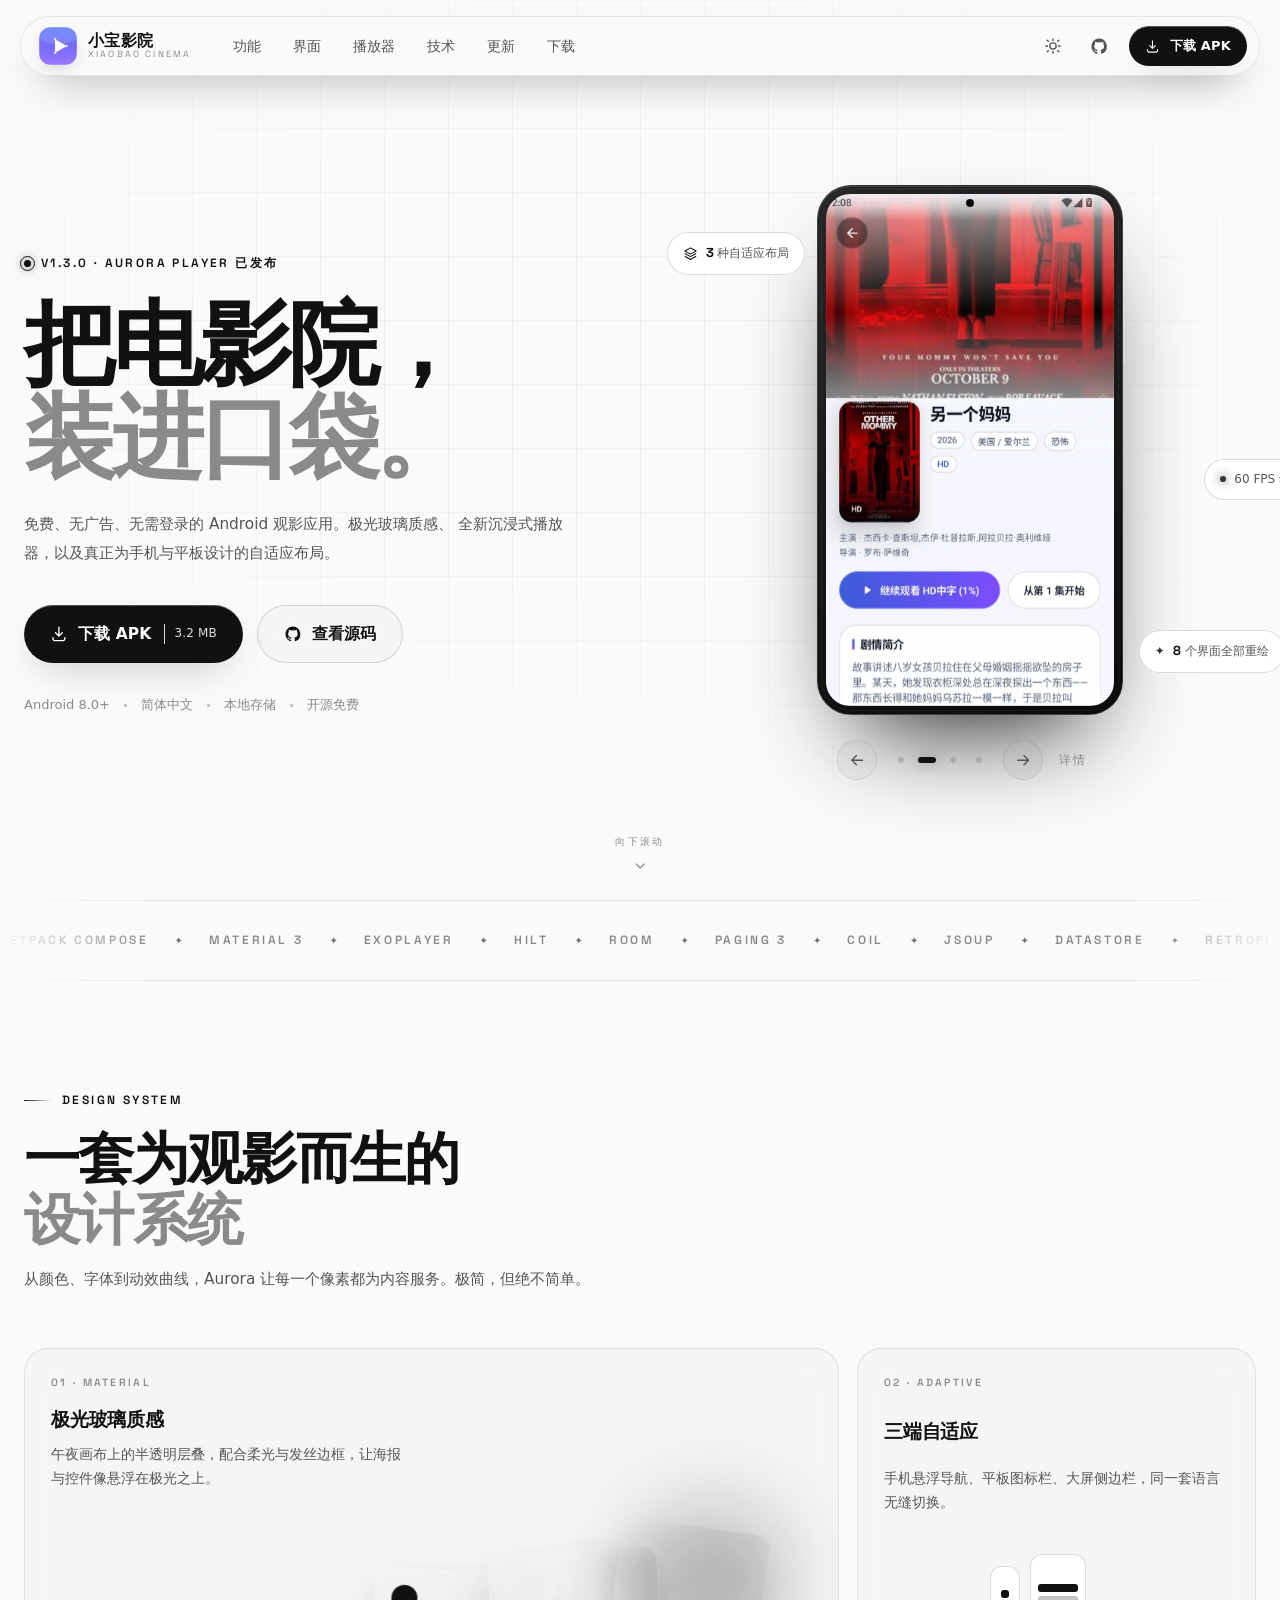
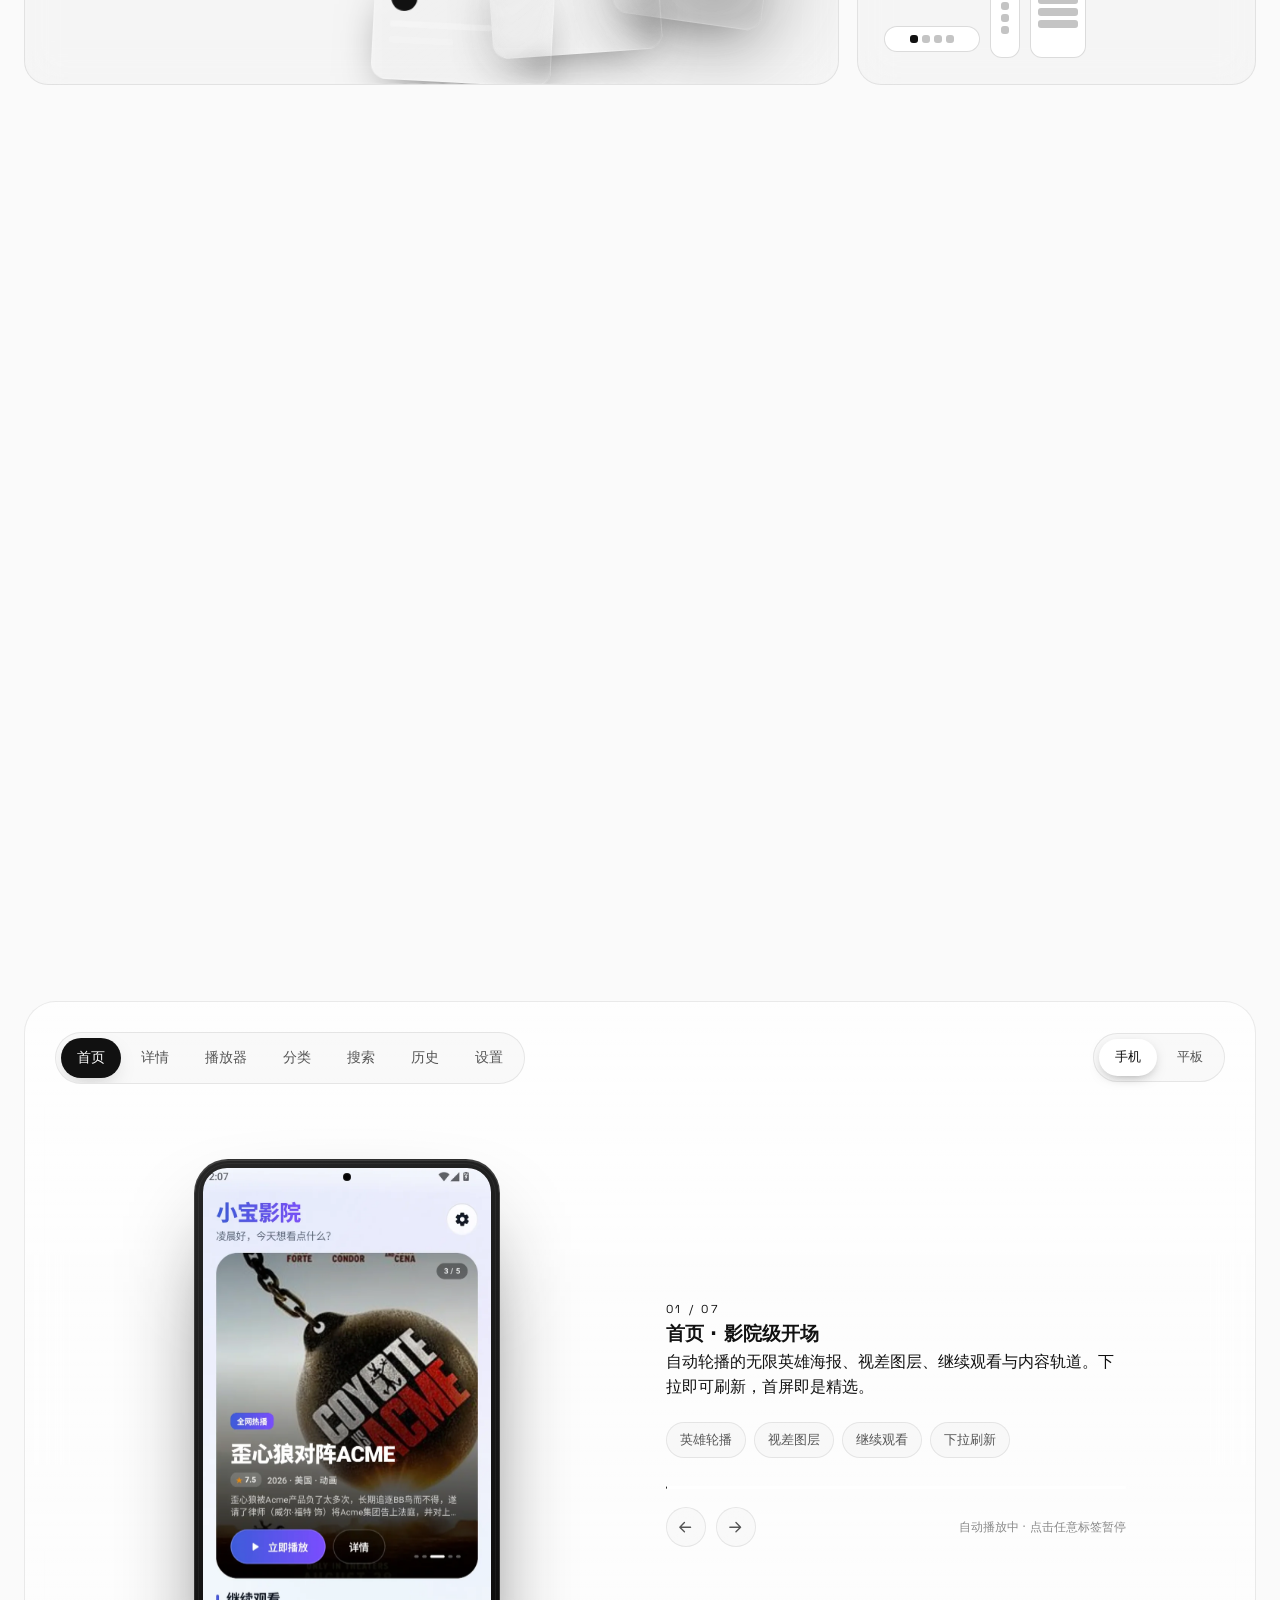
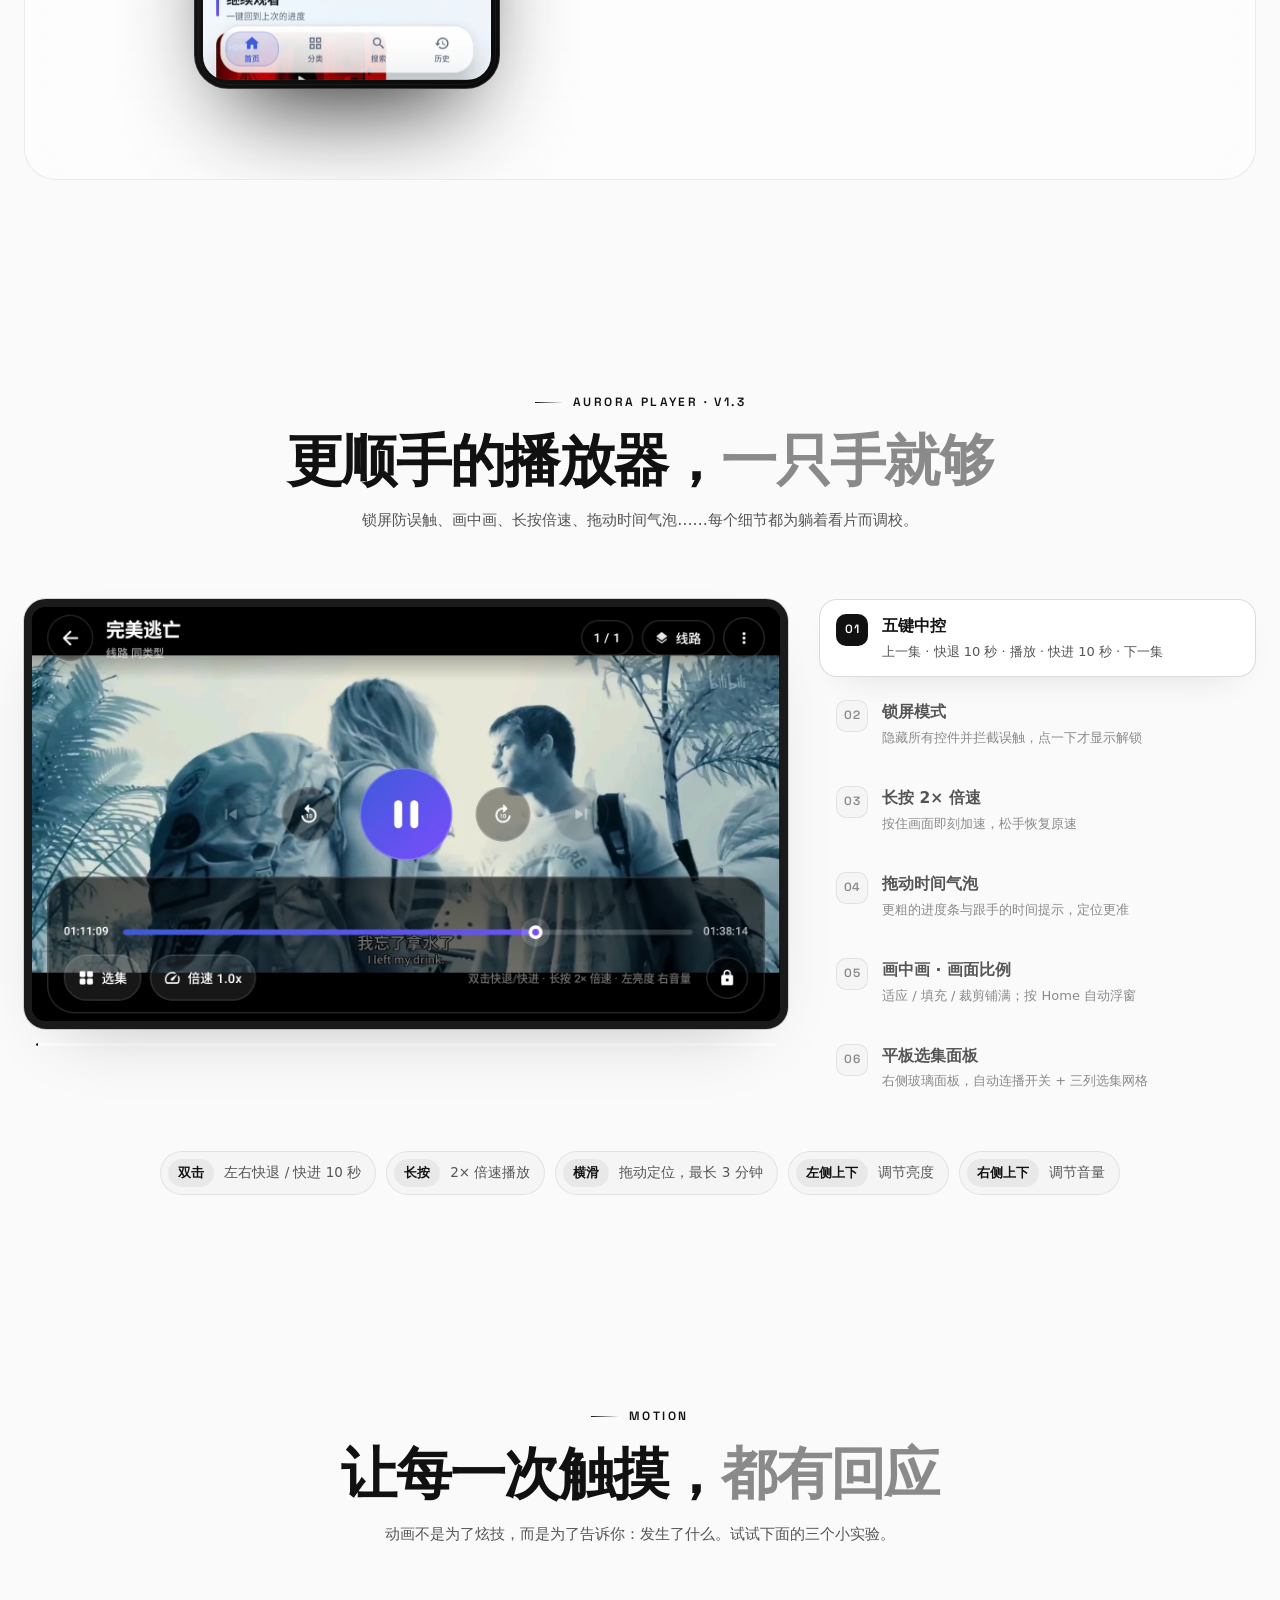
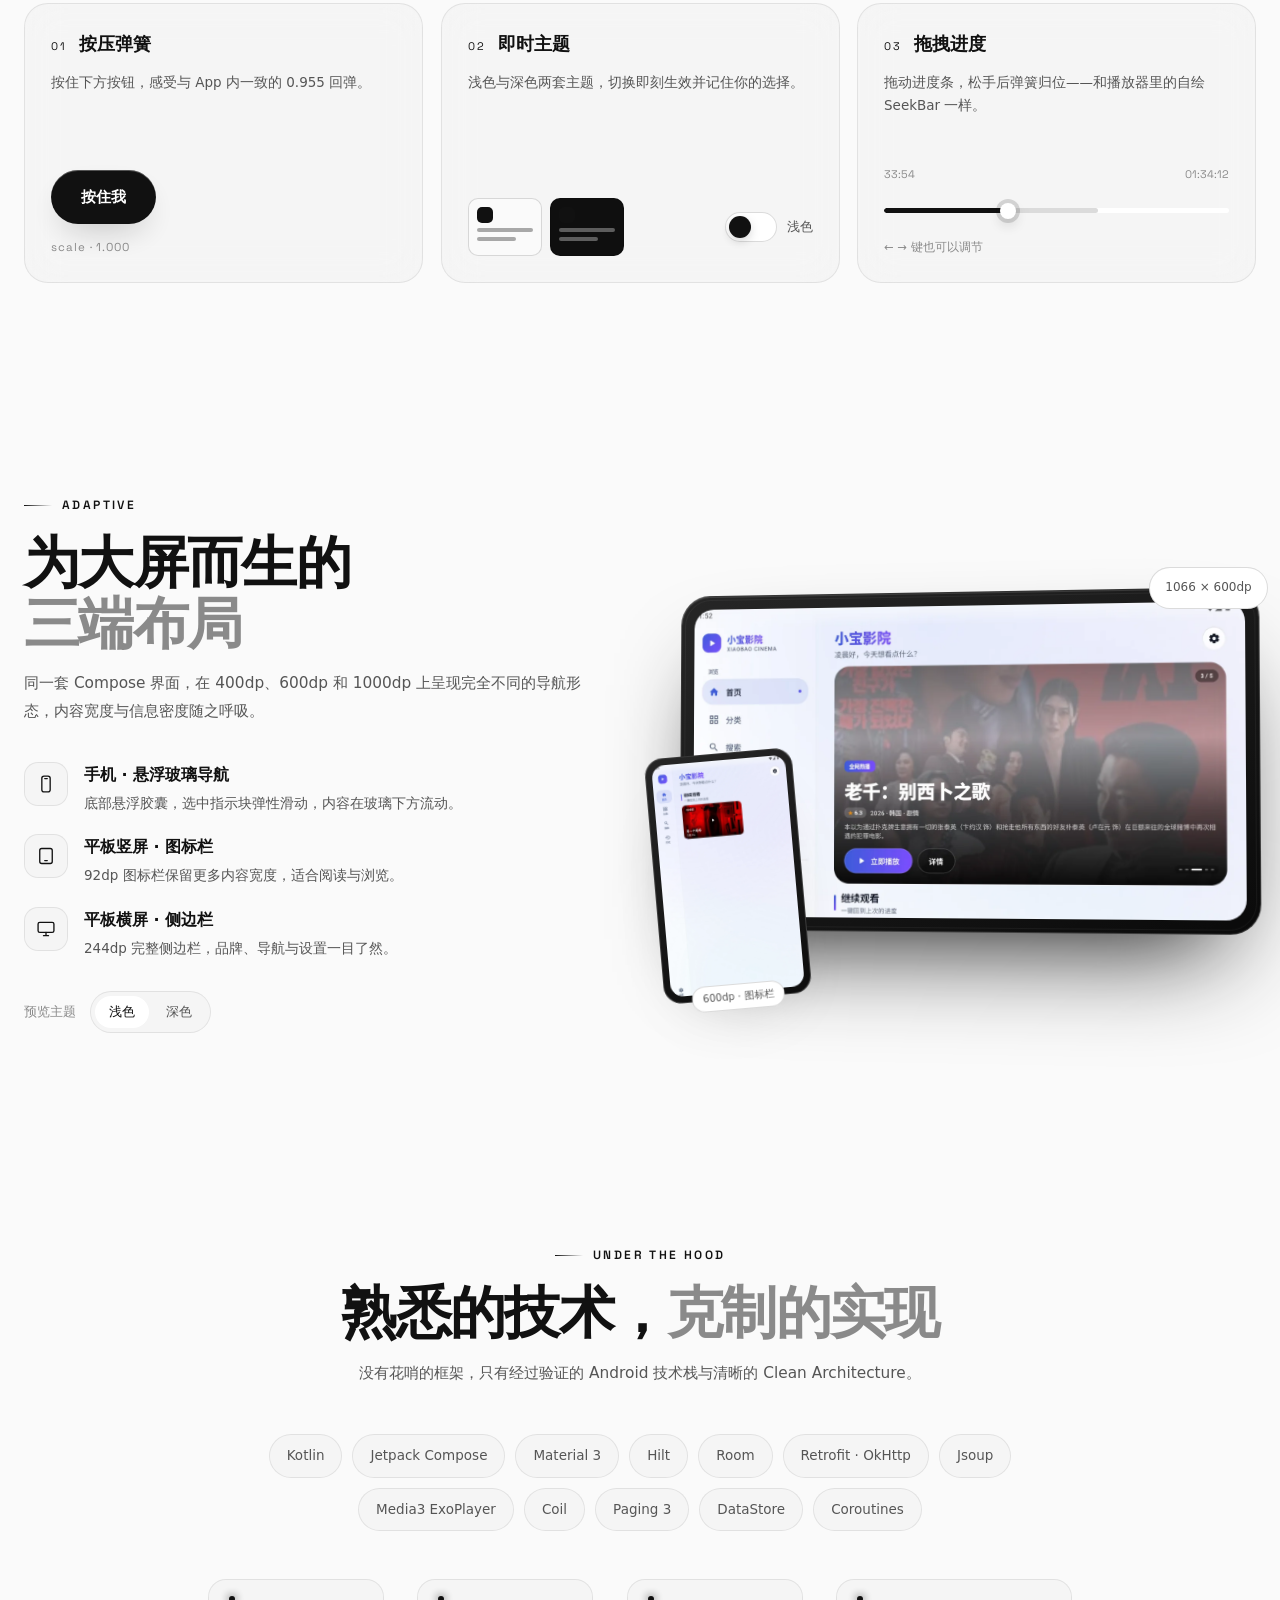
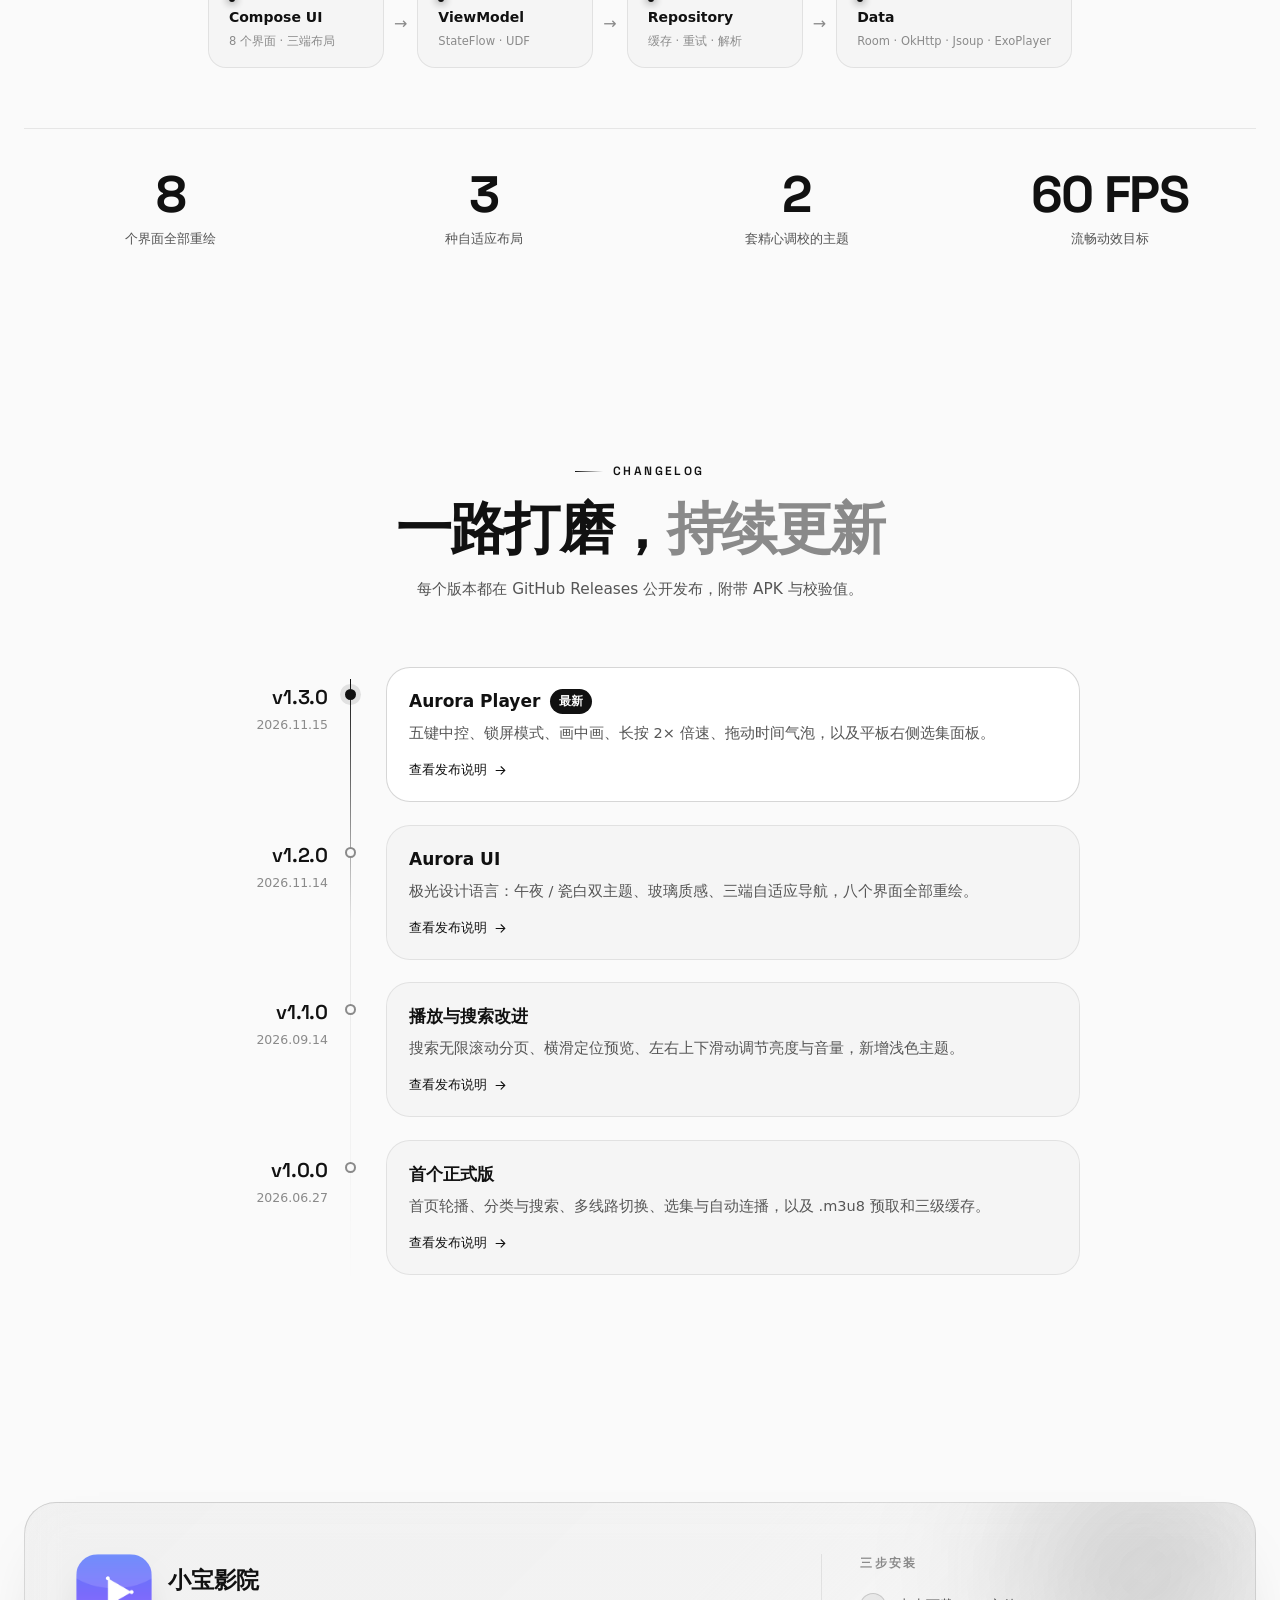
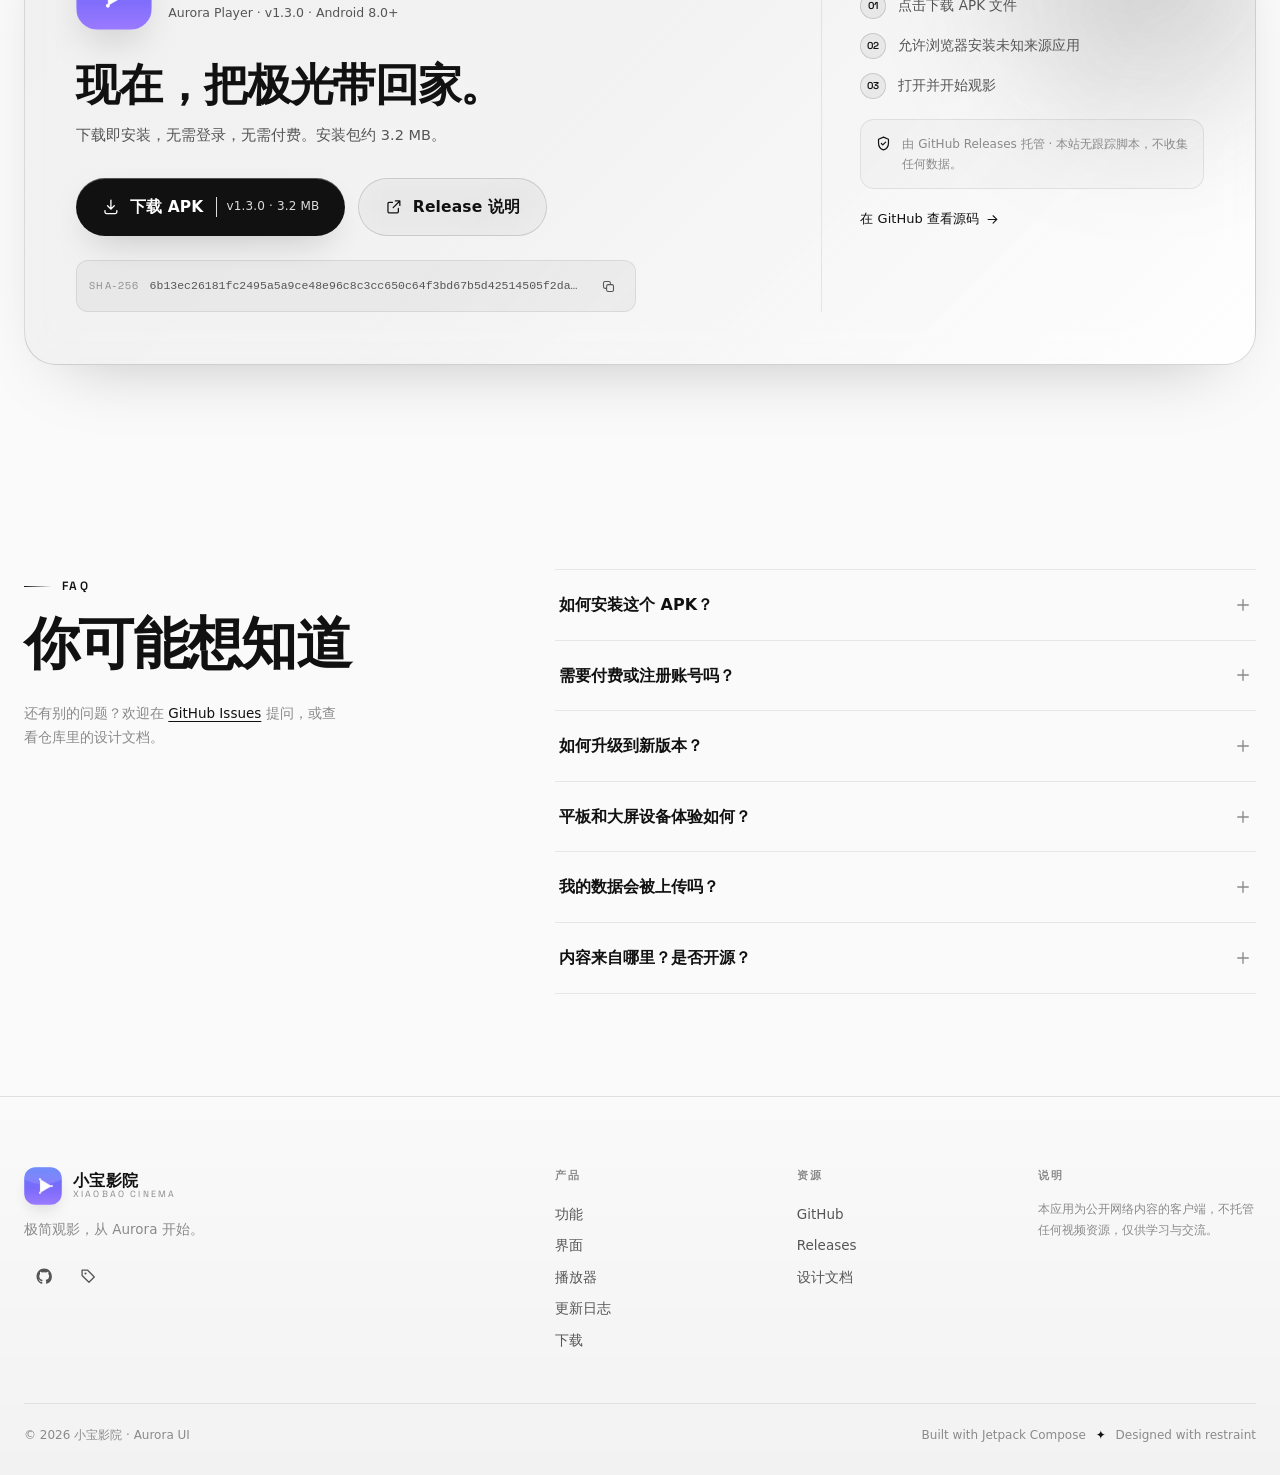
<file: index.html>
<!DOCTYPE html>
<html lang="zh-CN" data-theme="dark">
<head>
  <meta charset="UTF-8" />
  <meta name="viewport" content="width=device-width, initial-scale=1.0, viewport-fit=cover" />
  <title>小宝影院 · Aurora — 极简观影体验 · Android APK</title>
  <meta name="description" content="小宝影院 v1.3.0 Aurora Player：全新播放器控件、锁屏与画中画，极光玻璃设计、三端自适应布局。3.2 MB，支持 Android 8.0+。" />
  <meta name="theme-color" content="#0A0A0A" />
  <meta name="color-scheme" content="dark light" />
  <link rel="canonical" href="https://nestchao.github.io/XiaobaoYingYuan_APK/" />

  <!-- Open Graph / Twitter -->
  <meta property="og:type" content="website" />
  <meta property="og:site_name" content="小宝影院 · Aurora" />
  <meta property="og:title" content="小宝影院 · Aurora — 把电影院，装进口袋" />
  <meta property="og:description" content="极光玻璃质感 · 全新播放器 · 三端自适应布局。v1.3.0 即刻安装，3.2 MB。" />
  <meta property="og:url" content="https://nestchao.github.io/XiaobaoYingYuan_APK/" />
  <meta property="og:image" content="https://nestchao.github.io/XiaobaoYingYuan_APK/assets/img/brand/og-image.jpg" />
  <meta property="og:image:width" content="1200" />
  <meta property="og:image:height" content="630" />
  <meta name="twitter:card" content="summary_large_image" />
  <meta name="twitter:title" content="小宝影院 · Aurora — 把电影院，装进口袋" />
  <meta name="twitter:description" content="极光玻璃质感 · 全新播放器 · 三端自适应布局。v1.3.0 即刻安装，3.2 MB。" />
  <meta name="twitter:image" content="https://nestchao.github.io/XiaobaoYingYuan_APK/assets/img/brand/og-image.jpg" />

  <link rel="icon" type="image/svg+xml" href="assets/img/brand/favicon.svg" />
  <link rel="icon" type="image/png" sizes="192x192" href="assets/img/brand/icon-192.png" />
  <link rel="apple-touch-icon" href="assets/img/brand/apple-touch-icon.png" />
  <link rel="manifest" href="site.webmanifest" />

  <link rel="preload" href="assets/img/screens/phone-home-light.webp" as="image" type="image/webp" />
  <link rel="stylesheet" href="assets/css/style.css" />
</head>
<body>
  <a class="skip-link" href="#main">跳到主要内容</a>

  <div class="scroll-progress" id="scrollProgress" aria-hidden="true"></div>
  <div class="noise" aria-hidden="true"></div>
  <canvas class="aurora" id="aurora" aria-hidden="true"></canvas>

  <!-- ─── Navigation ─────────────────────────────────────────────────────── -->
  <header class="nav" id="nav">
    <div class="nav-inner">
      <a class="brand" href="#top">
        <img class="brand-icon" src="assets/img/brand/icon-192.png" alt="" width="38" height="38" />
        <span class="brand-text">
          <strong>小宝影院</strong>
          <em>XIAOBAO CINEMA</em>
        </span>
      </a>

      <nav class="nav-links" aria-label="主导航">
        <a href="#features" data-nav>功能</a>
        <a href="#screens" data-nav>界面</a>
        <a href="#player" data-nav>播放器</a>
        <a href="#tech" data-nav>技术</a>
        <a href="#changelog" data-nav>更新</a>
        <a href="#download" data-nav>下载</a>
      </nav>

      <div class="nav-actions">
        <button class="icon-btn theme-toggle" id="themeToggle" type="button" aria-label="切换深浅色主题" title="切换主题">
          <svg class="icon icon-sun" aria-hidden="true"><use href="#i-sun" /></svg>
          <svg class="icon icon-moon" aria-hidden="true"><use href="#i-moon" /></svg>
        </button>
        <a class="icon-btn gh-link" href="https://github.com/nestchao/XiaobaoYingYuan_APK" target="_blank" rel="noopener" aria-label="在 GitHub 查看源码" title="GitHub">
          <svg class="icon" aria-hidden="true"><use href="#i-github" /></svg>
        </a>
        <a class="btn btn-primary btn-sm nav-download" href="#download">
          <svg class="icon" aria-hidden="true"><use href="#i-download" /></svg>
          <span>下载 APK</span>
        </a>
        <button class="icon-btn nav-burger" id="navBurger" type="button" aria-label="打开菜单" aria-expanded="false" aria-controls="mobileMenu">
          <svg class="icon" aria-hidden="true"><use href="#i-menu" /></svg>
        </button>
      </div>
    </div>

    <div class="mobile-menu" id="mobileMenu" hidden>
      <nav aria-label="移动端导航">
        <a href="#features"><span>功能</span><svg class="icon" aria-hidden="true"><use href="#i-arrow-right" /></svg></a>
        <a href="#screens"><span>界面</span><svg class="icon" aria-hidden="true"><use href="#i-arrow-right" /></svg></a>
        <a href="#player"><span>播放器</span><svg class="icon" aria-hidden="true"><use href="#i-arrow-right" /></svg></a>
        <a href="#tech"><span>技术</span><svg class="icon" aria-hidden="true"><use href="#i-arrow-right" /></svg></a>
        <a href="#changelog"><span>更新</span><svg class="icon" aria-hidden="true"><use href="#i-arrow-right" /></svg></a>
        <a href="#download"><span>下载</span><svg class="icon" aria-hidden="true"><use href="#i-arrow-right" /></svg></a>
      </nav>
      <a class="btn btn-primary" href="#download">
        <svg class="icon" aria-hidden="true"><use href="#i-download" /></svg>
        <span>下载 APK · 3.2 MB</span>
      </a>
    </div>
  </header>

  <main id="main">
    <!-- ─── Hero ─────────────────────────────────────────────────────────── -->
    <section class="hero" id="top">
      <div class="hero-grid" aria-hidden="true"></div>
      <div class="container hero-inner">
        <div class="hero-copy">
          <div class="eyebrow reveal" data-reveal>
            <span class="pulse-dot" aria-hidden="true"></span>
            v1.3.0 · AURORA PLAYER 已发布
          </div>

          <h1 class="hero-title" data-reveal>
            把电影院，
            <span class="grad-text">装进口袋。</span>
          </h1>

          <p class="hero-lead" data-reveal>
            免费、无广告、无需登录的 Android 观影应用。极光玻璃质感、
            全新沉浸式播放器，以及真正为手机与平板设计的自适应布局。
          </p>

          <div class="hero-cta" data-reveal>
            <a class="btn btn-primary btn-lg magnetic" id="heroDownload" href="https://github.com/nestchao/XiaobaoYingYuan_APK/releases/download/v1.3.0/xiaobao-tv-1.3.0-aurora-player-release.apk">
              <svg class="icon" aria-hidden="true"><use href="#i-download" /></svg>
              <span>下载 APK</span>
              <small>3.2 MB</small>
            </a>
            <a class="btn btn-glass btn-lg magnetic" href="https://github.com/nestchao/XiaobaoYingYuan_APK" target="_blank" rel="noopener">
              <svg class="icon" aria-hidden="true"><use href="#i-github" /></svg>
              <span>查看源码</span>
            </a>
          </div>

          <ul class="hero-meta" data-reveal aria-label="应用信息">
            <li>Android 8.0+</li>
            <li>简体中文</li>
            <li>本地存储</li>
            <li>开源免费</li>
          </ul>
        </div>

        <div class="hero-visual" data-reveal>
          <div class="hero-glow" aria-hidden="true"></div>

          <div class="device phone hero-phone" id="heroPhone">
            <div class="device-frame">
              <div class="device-notch" aria-hidden="true"></div>
              <div class="device-screen">
                <div class="shots" id="heroShots">
                  <img class="shot is-active" src="assets/img/screens/phone-home-light.webp" alt="小宝影院首页浅色主题" width="760" height="1351" data-label="首页" />
                  <img class="shot" src="assets/img/screens/phone-detail-light.webp" alt="详情页" width="760" height="1351" data-label="详情" loading="lazy" />
                  <img class="shot" src="assets/img/screens/phone-player.webp" alt="播放器" width="760" height="1351" data-label="播放器" loading="lazy" />
                  <img class="shot" src="assets/img/screens/phone-category.webp" alt="分类页" width="760" height="1351" data-label="分类" loading="lazy" />
                </div>
              </div>
            </div>
            <div class="device-buttons" aria-hidden="true"></div>
          </div>

          <div class="float-chip chip-a" aria-hidden="true">
            <svg class="icon" aria-hidden="true"><use href="#i-layers" /></svg>
            <span><strong>3</strong> 种自适应布局</span>
          </div>
          <div class="float-chip chip-b" aria-hidden="true">
            <span class="chip-spark">✦</span>
            <span><strong>8</strong> 个界面全部重绘</span>
          </div>
          <div class="float-chip chip-c" aria-hidden="true">
            <span class="chip-dot"></span>
            <span>60 FPS 动效</span>
          </div>

          <div class="hero-carousel-controls">
            <button class="round-btn" id="heroPrev" type="button" aria-label="上一张截图">
              <svg class="icon" aria-hidden="true"><use href="#i-arrow-left" /></svg>
            </button>
            <div class="dots" id="heroDots" role="tablist" aria-label="首页截图"></div>
            <button class="round-btn" id="heroNext" type="button" aria-label="下一张截图">
              <svg class="icon" aria-hidden="true"><use href="#i-arrow-right" /></svg>
            </button>
            <span class="hero-caption" id="heroShotLabel">首页</span>
          </div>
        </div>
      </div>

      <div class="scroll-cue" aria-hidden="true">
        <span>向下滚动</span>
        <svg class="icon" aria-hidden="true"><use href="#i-chevron-down" /></svg>
      </div>
    </section>

    <!-- ─── Marquee ──────────────────────────────────────────────────────── -->
    <section class="marquee-wrap" aria-hidden="true">
      <div class="marquee">
        <div class="marquee-track">
          <span>JETPACK COMPOSE</span><i>✦</i><span>MATERIAL 3</span><i>✦</i><span>EXOPLAYER</span><i>✦</i>
          <span>HILT</span><i>✦</i><span>ROOM</span><i>✦</i><span>PAGING 3</span><i>✦</i><span>COIL</span><i>✦</i>
          <span>JSOUP</span><i>✦</i><span>DATASTORE</span><i>✦</i><span>RETROFIT</span><i>✦</i>
          <span>JETPACK COMPOSE</span><i>✦</i><span>MATERIAL 3</span><i>✦</i><span>EXOPLAYER</span><i>✦</i>
          <span>HILT</span><i>✦</i><span>ROOM</span><i>✦</i><span>PAGING 3</span><i>✦</i><span>COIL</span><i>✦</i>
          <span>JSOUP</span><i>✦</i><span>DATASTORE</span><i>✦</i><span>RETROFIT</span><i>✦</i>
        </div>
      </div>
    </section>

    <!-- ─── Features (bento) ─────────────────────────────────────────────── -->
    <section class="section features" id="features">
      <div class="container">
        <header class="section-head">
          <div class="eyebrow reveal" data-reveal><span class="eyebrow-line"></span>DESIGN SYSTEM</div>
          <h2 class="section-title reveal" data-reveal>一套为观影而生的<br /><span class="grad-text">设计系统</span></h2>
          <p class="section-sub reveal" data-reveal>从颜色、字体到动效曲线，Aurora 让每一个像素都为内容服务。极简，但绝不简单。</p>
        </header>

        <div class="bento">
          <!-- 1. wide: glass -->
          <article class="card bento-card span-2 card-glass reveal" data-reveal>
            <div class="bento-copy">
              <div class="card-kicker">01 · MATERIAL</div>
              <h3>极光玻璃质感</h3>
              <p>午夜画布上的半透明层叠，配合柔光与发丝边框，让海报与控件像悬浮在极光之上。</p>
            </div>
            <div class="glass-visual" aria-hidden="true">
              <div class="gv-blob"></div>
              <div class="gv-card gv-1"></div>
              <div class="gv-card gv-2"></div>
              <div class="gv-card gv-3">
                <span class="gv-dot"></span><span class="gv-line"></span><span class="gv-line short"></span>
              </div>
            </div>
          </article>

          <!-- 2. adaptive -->
          <article class="card bento-card card-adaptive reveal" data-reveal>
            <div class="card-kicker">02 · ADAPTIVE</div>
            <h3>三端自适应</h3>
            <p>手机悬浮导航、平板图标栏、大屏侧边栏，同一套语言无缝切换。</p>
            <div class="nav-visual" aria-hidden="true">
              <div class="nv nv-bar"><i></i><i></i><i></i><i></i></div>
              <div class="nv nv-rail"><i></i><i></i><i></i><i></i></div>
              <div class="nv nv-side"><i></i><i></i><i></i><i></i></div>
            </div>
          </article>

          <!-- 3. home -->
          <article class="card bento-card card-home reveal" data-reveal>
            <div class="card-kicker">03 · HOME</div>
            <h3>电影级首页</h3>
            <p>无限英雄轮播、视差图层与渐变遮罩，开屏即是大片。</p>
            <div class="mini-carousel" aria-hidden="true">
              <div class="mc-track">
                <div class="mc-slide mc-1"><span class="mc-badge">全网热播</span><span class="mc-title"></span><span class="mc-line"></span></div>
                <div class="mc-slide mc-2"><span class="mc-badge">本周热门</span><span class="mc-title"></span><span class="mc-line"></span></div>
                <div class="mc-slide mc-3"><span class="mc-badge">口碑佳作</span><span class="mc-title"></span><span class="mc-line"></span></div>
              </div>
              <div class="mc-dots"><i class="on"></i><i></i><i></i></div>
            </div>
          </article>

          <!-- 4. player -->
          <article class="card bento-card card-player reveal" data-reveal>
            <div class="card-kicker">04 · PLAYER</div>
            <h3>沉浸式播放器</h3>
            <p>烟熏玻璃控件、自绘缓冲进度、选集抽屉与自动连播。</p>
            <div class="mini-player" aria-hidden="true">
              <div class="mp-screen"><span class="mp-play"><svg class="icon"><use href="#i-play" /></svg></span></div>
              <div class="mp-bar"><span class="mp-buffer"></span><span class="mp-fill"></span><span class="mp-thumb"></span></div>
              <div class="mp-times"><span>01:43</span><span>01:34:12</span></div>
            </div>
          </article>

          <!-- 5. motion interactive -->
          <article class="card bento-card card-motion reveal" data-reveal>
            <div class="card-kicker">05 · MOTION</div>
            <h3>弹簧动效</h3>
            <p>每一次按压都有 0.955 的物理回弹，过渡曲线经过反复调校。</p>
            <button class="press-demo" id="pressDemo" type="button" aria-label="按住体验弹簧动效">
              <span>按住我</span>
              <output class="press-value" id="pressValue">1.000</output>
            </button>
          </article>

          <!-- 6. local first -->
          <article class="card bento-card span-full card-local reveal" data-reveal>
            <div class="bento-copy">
              <div class="card-kicker">06 · PRIVACY</div>
              <h3>本地优先</h3>
              <p>观看历史与偏好保存在设备本地（Room + DataStore），不上传任何个人数据。</p>
            </div>
            <div class="lock-visual" aria-hidden="true">
              <svg class="icon"><use href="#i-lock" /></svg>
              <div class="lv-ring"></div>
            </div>
          </article>
        </div>
      </div>
    </section>

    <!-- ─── Screens showcase ─────────────────────────────────────────────── -->
    <section class="section screens" id="screens">
      <div class="container">
        <header class="section-head center">
          <div class="eyebrow reveal" data-reveal><span class="eyebrow-line"></span>SCREENS</div>
          <h2 class="section-title reveal" data-reveal>每一屏，<span class="grad-text">都值得停留</span></h2>
          <p class="section-sub reveal" data-reveal>八个界面全部重绘。切换标签，看看 Aurora 如何组织海报、信息与操作。</p>
        </header>

        <div class="showcase reveal" data-reveal>
          <div class="showcase-bar">
            <div class="screen-tabs" id="screenTabs" role="tablist" aria-label="界面切换">
              <button class="tab is-active" role="tab" aria-selected="true" data-screen="home">首页</button>
              <button class="tab" role="tab" aria-selected="false" data-screen="detail">详情</button>
              <button class="tab" role="tab" aria-selected="false" data-screen="player">播放器</button>
              <button class="tab" role="tab" aria-selected="false" data-screen="category">分类</button>
              <button class="tab" role="tab" aria-selected="false" data-screen="search">搜索</button>
              <button class="tab" role="tab" aria-selected="false" data-screen="history">历史</button>
              <button class="tab" role="tab" aria-selected="false" data-screen="settings">设置</button>
            </div>
            <div class="device-switch" role="group" aria-label="设备预览">
              <button class="ds-btn is-active" data-device="phone" type="button">手机</button>
              <button class="ds-btn" data-device="tablet" type="button">平板</button>
            </div>
          </div>

          <div class="showcase-stage">
            <div class="showcase-device" id="showcaseDevice">
              <div class="device phone showcase-phone" id="showcasePhone">
                <div class="device-frame">
                  <div class="device-notch" aria-hidden="true"></div>
                  <div class="device-screen">
                    <div class="shots" id="showcaseShots"></div>
                  </div>
                </div>
              </div>
              <div class="device tablet showcase-tablet" id="showcaseTablet" hidden>
                <div class="device-frame">
                  <div class="tablet-camera" aria-hidden="true"></div>
                  <div class="device-screen">
                    <div class="shots" id="showcaseTabletShots"></div>
                  </div>
                </div>
              </div>
              <div class="showcase-glow" aria-hidden="true"></div>
            </div>

            <div class="showcase-copy" id="showcaseCopy">
              <div class="sc-index" id="scIndex">01 / 07</div>
              <h3 id="scTitle">首页 · 影院级开场</h3>
              <p id="scDesc">自动轮播的无限英雄海报、视差图层、继续观看与内容轨道。下拉即可刷新，首屏即是精选。</p>
              <ul class="sc-tags" id="scTags"></ul>
              <div class="sc-progress" aria-hidden="true"><span id="scProgress"></span></div>
              <div class="sc-controls">
                <button class="round-btn" id="scPrev" type="button" aria-label="上一个界面">
                  <svg class="icon" aria-hidden="true"><use href="#i-arrow-left" /></svg>
                </button>
                <button class="round-btn" id="scNext" type="button" aria-label="下一个界面">
                  <svg class="icon" aria-hidden="true"><use href="#i-arrow-right" /></svg>
                </button>
                <span class="sc-hint">自动播放中 · 点击任意标签暂停</span>
              </div>
            </div>
          </div>
        </div>
      </div>
    </section>

    <!-- ─── Player v1.3 ──────────────────────────────────────────────────── -->
    <section class="section player" id="player">
      <div class="container">
        <header class="section-head center">
          <div class="eyebrow reveal" data-reveal><span class="eyebrow-line"></span>AURORA PLAYER · v1.3</div>
          <h2 class="section-title reveal" data-reveal>更顺手的播放器，<span class="grad-text">一只手就够</span></h2>
          <p class="section-sub reveal" data-reveal>锁屏防误触、画中画、长按倍速、拖动时间气泡……每个细节都为躺着看片而调校。</p>
        </header>

        <div class="player-stage reveal" data-reveal>
          <figure class="pl-screen">
            <div class="pl-frame" id="plFrame">
              <img class="pl-shot is-active" src="assets/img/player/controls-phone.webp" alt="播放器控件：上一集、快退、播放、快进、下一集" width="1600" height="900" loading="lazy" data-key="controls" />
              <img class="pl-shot" src="assets/img/player/locked.webp" alt="锁屏模式：控件隐藏，仅显示解锁按钮" width="1600" height="900" loading="lazy" data-key="lock" />
              <img class="pl-shot" src="assets/img/player/speed-boost.webp" alt="长按 2 倍速播放" width="1600" height="900" loading="lazy" data-key="speed" />
              <img class="pl-shot" src="assets/img/player/seek-tooltip.webp" alt="拖动进度条时的时间气泡" width="1600" height="900" loading="lazy" data-key="seek" />
              <img class="pl-shot" src="assets/img/player/more-menu.webp" alt="更多菜单：画面比例、画中画与锁定" width="1600" height="900" loading="lazy" data-key="menu" />
              <img class="pl-shot" src="assets/img/player/episodes-panel.webp" alt="平板右侧选集面板" width="1600" height="900" loading="lazy" data-key="panel" />
            </div>
            <div class="pl-progress" aria-hidden="true"><span id="plProgress"></span></div>
          </figure>

          <div class="pl-features" id="plFeatures" role="tablist" aria-label="播放器新功能">
            <button class="pl-feat is-active" role="tab" aria-selected="true" type="button" data-key="controls">
              <span class="pf-num">01</span>
              <span class="pf-body"><strong>五键中控</strong><small>上一集 · 快退 10 秒 · 播放 · 快进 10 秒 · 下一集</small></span>
            </button>
            <button class="pl-feat" role="tab" aria-selected="false" type="button" data-key="lock">
              <span class="pf-num">02</span>
              <span class="pf-body"><strong>锁屏模式</strong><small>隐藏所有控件并拦截误触，点一下才显示解锁</small></span>
            </button>
            <button class="pl-feat" role="tab" aria-selected="false" type="button" data-key="speed">
              <span class="pf-num">03</span>
              <span class="pf-body"><strong>长按 2× 倍速</strong><small>按住画面即刻加速，松手恢复原速</small></span>
            </button>
            <button class="pl-feat" role="tab" aria-selected="false" type="button" data-key="seek">
              <span class="pf-num">04</span>
              <span class="pf-body"><strong>拖动时间气泡</strong><small>更粗的进度条与跟手的时间提示，定位更准</small></span>
            </button>
            <button class="pl-feat" role="tab" aria-selected="false" type="button" data-key="menu">
              <span class="pf-num">05</span>
              <span class="pf-body"><strong>画中画 · 画面比例</strong><small>适应 / 填充 / 裁剪铺满；按 Home 自动浮窗</small></span>
            </button>
            <button class="pl-feat" role="tab" aria-selected="false" type="button" data-key="panel">
              <span class="pf-num">06</span>
              <span class="pf-body"><strong>平板选集面板</strong><small>右侧玻璃面板，自动连播开关 + 三列选集网格</small></span>
            </button>
          </div>
        </div>

        <ul class="gesture-strip reveal" data-reveal aria-label="手势速查">
          <li><kbd>双击</kbd><span>左右快退 / 快进 10 秒</span></li>
          <li><kbd>长按</kbd><span>2× 倍速播放</span></li>
          <li><kbd>横滑</kbd><span>拖动定位，最长 3 分钟</span></li>
          <li><kbd>左侧上下</kbd><span>调节亮度</span></li>
          <li><kbd>右侧上下</kbd><span>调节音量</span></li>
        </ul>
      </div>
    </section>

    <!-- ─── Motion demos ─────────────────────────────────────────────────── -->
    <section class="section motion" id="motion">
      <div class="container">
        <header class="section-head center">
          <div class="eyebrow reveal" data-reveal><span class="eyebrow-line"></span>MOTION</div>
          <h2 class="section-title reveal" data-reveal>让每一次触摸，<span class="grad-text">都有回应</span></h2>
          <p class="section-sub reveal" data-reveal>动画不是为了炫技，而是为了告诉你：发生了什么。试试下面的三个小实验。</p>
        </header>

        <div class="demo-grid">
          <article class="card demo-card reveal" data-reveal>
            <div class="demo-head">
              <span class="demo-num">01</span>
              <h3>按压弹簧</h3>
            </div>
            <p class="demo-desc">按住下方按钮，感受与 App 内一致的 0.955 回弹。</p>
            <div class="press-stage">
              <button class="press-pill" id="pressPill" type="button">按住我</button>
              <output class="demo-readout" id="pressReadout">scale · 1.000</output>
            </div>
          </article>

          <article class="card demo-card reveal" data-reveal>
            <div class="demo-head">
              <span class="demo-num">02</span>
              <h3>即时主题</h3>
            </div>
            <p class="demo-desc">浅色与深色两套主题，切换即刻生效并记住你的选择。</p>
            <div class="theme-stage">
              <div class="theme-preview" aria-hidden="true">
                <div class="tp-card tp-light"><span></span><i></i><i></i></div>
                <div class="tp-card tp-dark"><span></span><i></i><i></i></div>
              </div>
              <button class="theme-switch" id="themeSwitch" type="button" role="switch" aria-checked="true" aria-label="切换深色模式">
                <span class="ts-track"><span class="ts-thumb"></span></span>
                <span class="ts-label" id="themeSwitchLabel">深色</span>
              </button>
            </div>
          </article>

          <article class="card demo-card reveal" data-reveal>
            <div class="demo-head">
              <span class="demo-num">03</span>
              <h3>拖拽进度</h3>
            </div>
            <p class="demo-desc">拖动进度条，松手后弹簧归位——和播放器里的自绘 SeekBar 一样。</p>
            <div class="seek-stage">
              <div class="seek-times"><span id="seekCurrent">00:00</span><span>01:34:12</span></div>
              <div class="seek" id="seek" role="slider" tabindex="0" aria-label="播放进度" aria-valuemin="0" aria-valuemax="100" aria-valuenow="0">
                <div class="seek-track"><div class="seek-buffer"></div><div class="seek-fill" id="seekFill"></div></div>
                <div class="seek-thumb" id="seekThumb"></div>
              </div>
              <div class="seek-hint">← → 键也可以调节</div>
            </div>
          </article>
        </div>
      </div>
    </section>

    <!-- ─── Adaptive / tablet ────────────────────────────────────────────── -->
    <section class="section adaptive" id="adaptive">
      <div class="container adaptive-inner">
        <div class="adaptive-copy">
          <div class="eyebrow reveal" data-reveal><span class="eyebrow-line"></span>ADAPTIVE</div>
          <h2 class="section-title reveal" data-reveal>为大屏而生的<br /><span class="grad-text">三端布局</span></h2>
          <p class="section-sub reveal" data-reveal>同一套 Compose 界面，在 400dp、600dp 和 1000dp 上呈现完全不同的导航形态，内容宽度与信息密度随之呼吸。</p>

          <ul class="adaptive-list">
            <li class="reveal" data-reveal>
              <span class="al-icon"><svg class="icon"><use href="#i-phone" /></svg></span>
              <div><h3>手机 · 悬浮玻璃导航</h3><p>底部悬浮胶囊，选中指示块弹性滑动，内容在玻璃下方流动。</p></div>
            </li>
            <li class="reveal" data-reveal>
              <span class="al-icon"><svg class="icon"><use href="#i-tablet" /></svg></span>
              <div><h3>平板竖屏 · 图标栏</h3><p>92dp 图标栏保留更多内容宽度，适合阅读与浏览。</p></div>
            </li>
            <li class="reveal" data-reveal>
              <span class="al-icon"><svg class="icon"><use href="#i-desktop" /></svg></span>
              <div><h3>平板横屏 · 侧边栏</h3><p>244dp 完整侧边栏，品牌、导航与设置一目了然。</p></div>
            </li>
          </ul>

          <div class="tablet-theme reveal" data-reveal>
            <span>预览主题</span>
            <div class="seg">
              <button class="seg-btn is-active" data-tablet-theme="light" type="button">浅色</button>
              <button class="seg-btn" data-tablet-theme="dark" type="button">深色</button>
            </div>
          </div>
        </div>

        <div class="adaptive-visual reveal" data-reveal>
          <div class="adaptive-glow" aria-hidden="true"></div>
          <div class="device tablet tablet-big" id="tiltTablet">
            <div class="device-frame">
              <div class="tablet-camera" aria-hidden="true"></div>
              <div class="device-screen">
                <img class="tablet-shot is-active" src="assets/img/screens/tablet-home-light.webp" alt="平板横屏侧边栏布局" width="1440" height="810" />
                <img class="tablet-shot" src="assets/img/screens/tablet-home-dark.webp" alt="平板深色主题" width="1440" height="810" loading="lazy" />
              </div>
            </div>
          </div>
          <div class="portrait-card" aria-hidden="true">
            <img src="assets/img/screens/tablet-medium-home.webp" alt="" width="1440" height="2560" loading="lazy" />
            <span>600dp · 图标栏</span>
          </div>
          <div class="float-chip chip-d" aria-hidden="true"><span>1066 × 600dp</span></div>
        </div>
      </div>
    </section>

    <!-- ─── Tech ─────────────────────────────────────────────────────────── -->
    <section class="section tech" id="tech">
      <div class="container">
        <header class="section-head center">
          <div class="eyebrow reveal" data-reveal><span class="eyebrow-line"></span>UNDER THE HOOD</div>
          <h2 class="section-title reveal" data-reveal>熟悉的技术，<span class="grad-text">克制的实现</span></h2>
          <p class="section-sub reveal" data-reveal>没有花哨的框架，只有经过验证的 Android 技术栈与清晰的 Clean Architecture。</p>
        </header>

        <div class="stack-grid reveal" data-reveal>
          <span class="stack-chip">Kotlin</span>
          <span class="stack-chip">Jetpack Compose</span>
          <span class="stack-chip">Material 3</span>
          <span class="stack-chip">Hilt</span>
          <span class="stack-chip">Room</span>
          <span class="stack-chip">Retrofit · OkHttp</span>
          <span class="stack-chip">Jsoup</span>
          <span class="stack-chip">Media3 ExoPlayer</span>
          <span class="stack-chip">Coil</span>
          <span class="stack-chip">Paging 3</span>
          <span class="stack-chip">DataStore</span>
          <span class="stack-chip">Coroutines</span>
        </div>

        <div class="arch reveal" data-reveal>
          <div class="arch-node"><span class="an-dot"></span><strong>Compose UI</strong><small>8 个界面 · 三端布局</small></div>
          <span class="arch-arrow" aria-hidden="true">→</span>
          <div class="arch-node"><span class="an-dot"></span><strong>ViewModel</strong><small>StateFlow · UDF</small></div>
          <span class="arch-arrow" aria-hidden="true">→</span>
          <div class="arch-node"><span class="an-dot"></span><strong>Repository</strong><small>缓存 · 重试 · 解析</small></div>
          <span class="arch-arrow" aria-hidden="true">→</span>
          <div class="arch-node"><span class="an-dot"></span><strong>Data</strong><small>Room · OkHttp · Jsoup · ExoPlayer</small></div>
        </div>

        <div class="stats">
          <div class="stat reveal" data-reveal><strong data-count="8">0</strong><span>个界面全部重绘</span></div>
          <div class="stat reveal" data-reveal><strong data-count="3">0</strong><span>种自适应布局</span></div>
          <div class="stat reveal" data-reveal><strong data-count="2">0</strong><span>套精心调校的主题</span></div>
          <div class="stat reveal" data-reveal><strong data-count="60" data-suffix=" FPS">0</strong><span>流畅动效目标</span></div>
        </div>
      </div>
    </section>

    <!-- ─── Changelog ────────────────────────────────────────────────────── -->
    <section class="section changelog" id="changelog">
      <div class="container">
        <header class="section-head center">
          <div class="eyebrow reveal" data-reveal><span class="eyebrow-line"></span>CHANGELOG</div>
          <h2 class="section-title reveal" data-reveal>一路打磨，<span class="grad-text">持续更新</span></h2>
          <p class="section-sub reveal" data-reveal>每个版本都在 GitHub Releases 公开发布，附带 APK 与校验值。</p>
        </header>

        <ol class="timeline">
          <li class="tl-item is-latest reveal" data-reveal>
            <div class="tl-meta"><span class="tl-ver">v1.3.0</span><time datetime="2026-11-15">2026.11.15</time></div>
            <div class="tl-card">
              <h3>Aurora Player <span class="tl-badge">最新</span></h3>
              <p>五键中控、锁屏模式、画中画、长按 2× 倍速、拖动时间气泡，以及平板右侧选集面板。</p>
              <a class="text-link" href="https://github.com/nestchao/XiaobaoYingYuan_APK/releases/tag/v1.3.0" target="_blank" rel="noopener">查看发布说明 <svg class="icon" aria-hidden="true"><use href="#i-arrow-right" /></svg></a>
            </div>
          </li>
          <li class="tl-item reveal" data-reveal>
            <div class="tl-meta"><span class="tl-ver">v1.2.0</span><time datetime="2026-11-14">2026.11.14</time></div>
            <div class="tl-card">
              <h3>Aurora UI</h3>
              <p>极光设计语言：午夜 / 瓷白双主题、玻璃质感、三端自适应导航，八个界面全部重绘。</p>
              <a class="text-link" href="https://github.com/nestchao/XiaobaoYingYuan_APK/releases/tag/v1.2.0" target="_blank" rel="noopener">查看发布说明 <svg class="icon" aria-hidden="true"><use href="#i-arrow-right" /></svg></a>
            </div>
          </li>
          <li class="tl-item reveal" data-reveal>
            <div class="tl-meta"><span class="tl-ver">v1.1.0</span><time datetime="2026-09-14">2026.09.14</time></div>
            <div class="tl-card">
              <h3>播放与搜索改进</h3>
              <p>搜索无限滚动分页、横滑定位预览、左右上下滑动调节亮度与音量，新增浅色主题。</p>
              <a class="text-link" href="https://github.com/nestchao/XiaobaoYingYuan_APK/releases/tag/v1.1.0" target="_blank" rel="noopener">查看发布说明 <svg class="icon" aria-hidden="true"><use href="#i-arrow-right" /></svg></a>
            </div>
          </li>
          <li class="tl-item reveal" data-reveal>
            <div class="tl-meta"><span class="tl-ver">v1.0.0</span><time datetime="2026-06-27">2026.06.27</time></div>
            <div class="tl-card">
              <h3>首个正式版</h3>
              <p>首页轮播、分类与搜索、多线路切换、选集与自动连播，以及 .m3u8 预取和三级缓存。</p>
              <a class="text-link" href="https://github.com/nestchao/XiaobaoYingYuan_APK/releases/tag/v1.0.0" target="_blank" rel="noopener">查看发布说明 <svg class="icon" aria-hidden="true"><use href="#i-arrow-right" /></svg></a>
            </div>
          </li>
        </ol>
      </div>
    </section>

    <!-- ─── Download ─────────────────────────────────────────────────────── -->
    <section class="section download" id="download">
      <div class="container">
        <div class="download-card reveal" data-reveal>
          <div class="download-glow" aria-hidden="true"></div>
          <div class="download-main">
            <div class="dl-app">
              <img class="dl-icon" src="assets/img/brand/icon-192.png" alt="" width="76" height="76" />
              <div class="dl-app-meta">
                <h2>小宝影院</h2>
                <p>Aurora Player · v1.3.0 · Android 8.0+</p>
              </div>
            </div>

            <h3 class="dl-title">现在，把极光带回家。</h3>
            <p class="dl-sub">下载即安装，无需登录，无需付费。安装包约 3.2 MB。</p>

            <div class="dl-actions">
              <a class="btn btn-primary btn-lg magnetic" id="downloadBtn" href="https://github.com/nestchao/XiaobaoYingYuan_APK/releases/download/v1.3.0/xiaobao-tv-1.3.0-aurora-player-release.apk">
                <svg class="icon" aria-hidden="true"><use href="#i-download" /></svg>
                <span>下载 APK</span>
                <small>v1.3.0 · 3.2 MB</small>
              </a>
              <a class="btn btn-glass btn-lg" href="https://github.com/nestchao/XiaobaoYingYuan_APK/releases/tag/v1.3.0" target="_blank" rel="noopener">
                <svg class="icon" aria-hidden="true"><use href="#i-external" /></svg>
                <span>Release 说明</span>
              </a>
            </div>

            <div class="dl-hash">
              <span>SHA-256</span>
              <code id="shaText">6b13ec26181fc2495a5a9ce48e96c8c3cc650c64f3bd67b5d42514505f2da337</code>
              <button class="icon-btn copy-btn" id="copyHash" type="button" aria-label="复制 SHA-256" title="复制">
                <svg class="icon" aria-hidden="true"><use href="#i-copy" /></svg>
              </button>
            </div>
          </div>

          <aside class="download-side">
            <h4>三步安装</h4>
            <ol class="steps">
              <li><span>01</span>点击下载 APK 文件</li>
              <li><span>02</span>允许浏览器安装未知来源应用</li>
              <li><span>03</span>打开并开始观影</li>
            </ol>
            <div class="dl-note">
              <svg class="icon" aria-hidden="true"><use href="#i-shield" /></svg>
              <p>由 GitHub Releases 托管 · 本站无跟踪脚本，不收集任何数据。</p>
            </div>
            <a class="text-link" href="https://github.com/nestchao/XiaobaoYingYuan_APK" target="_blank" rel="noopener">
              在 GitHub 查看源码 <svg class="icon" aria-hidden="true"><use href="#i-arrow-right" /></svg>
            </a>
          </aside>
        </div>
      </div>
    </section>

    <!-- ─── FAQ ──────────────────────────────────────────────────────────── -->
    <section class="section faq" id="faq">
      <div class="container faq-inner">
        <header class="section-head">
          <div class="eyebrow reveal" data-reveal><span class="eyebrow-line"></span>FAQ</div>
          <h2 class="section-title reveal" data-reveal>你可能想知道</h2>
          <p class="faq-aside reveal" data-reveal>
            还有别的问题？欢迎在
            <a href="https://github.com/nestchao/XiaobaoYingYuan_APK/issues" target="_blank" rel="noopener">GitHub Issues</a>
            提问，或查看仓库里的设计文档。
          </p>
        </header>

        <div class="faq-list reveal" data-reveal>
          <div class="faq-item">
            <button class="faq-q" type="button" aria-expanded="false">
              <span>如何安装这个 APK？</span>
              <svg class="icon" aria-hidden="true"><use href="#i-plus" /></svg>
            </button>
            <div class="faq-a"><p>下载后点击安装即可。首次安装需要在系统设置中允许浏览器或文件管理器「安装未知来源应用」。应用最低支持 Android 8.0。</p></div>
          </div>
          <div class="faq-item">
            <button class="faq-q" type="button" aria-expanded="false">
              <span>需要付费或注册账号吗？</span>
              <svg class="icon" aria-hidden="true"><use href="#i-plus" /></svg>
            </button>
            <div class="faq-a"><p>不需要。应用完全免费、无登录、无广告。所有偏好与观看记录只保存在你自己的设备上。</p></div>
          </div>
          <div class="faq-item">
            <button class="faq-q" type="button" aria-expanded="false">
              <span>如何升级到新版本？</span>
              <svg class="icon" aria-hidden="true"><use href="#i-plus" /></svg>
            </button>
            <div class="faq-a"><p>下载最新 APK 直接覆盖安装即可；若系统提示签名不一致，请先卸载旧版再安装。可以对照本页的 SHA-256 校验文件完整性，所有历史版本都在 GitHub Releases 中可查。</p></div>
          </div>
          <div class="faq-item">
            <button class="faq-q" type="button" aria-expanded="false">
              <span>平板和大屏设备体验如何？</span>
              <svg class="icon" aria-hidden="true"><use href="#i-plus" /></svg>
            </button>
            <div class="faq-a"><p>界面会根据窗口宽度在悬浮底部导航、图标栏与完整侧边栏之间自动切换；详情页采用双栏布局，海报网格会自动扩展列数，播放器在横屏下同样完整可用。</p></div>
          </div>
          <div class="faq-item">
            <button class="faq-q" type="button" aria-expanded="false">
              <span>我的数据会被上传吗？</span>
              <svg class="icon" aria-hidden="true"><use href="#i-plus" /></svg>
            </button>
            <div class="faq-a"><p>不会。观看历史、搜索记录与主题偏好通过 Room 与 DataStore 保存在本地；应用仅访问公开网络内容用于展示与播放。</p></div>
          </div>
          <div class="faq-item">
            <button class="faq-q" type="button" aria-expanded="false">
              <span>内容来自哪里？是否开源？</span>
              <svg class="icon" aria-hidden="true"><use href="#i-plus" /></svg>
            </button>
            <div class="faq-a"><p>应用是公开网络内容的客户端，本身不托管任何视频资源，仅供学习与交流。完整源码公开托管在 GitHub，欢迎查阅与提出 Issue。</p></div>
          </div>
        </div>
      </div>
    </section>
  </main>

  <!-- ─── Footer ─────────────────────────────────────────────────────────── -->
  <footer class="footer">
    <div class="container footer-inner">
      <div class="footer-brand">
        <a class="brand" href="#top">
          <img class="brand-icon" src="assets/img/brand/icon-192.png" alt="" width="40" height="40" />
          <span class="brand-text"><strong>小宝影院</strong><em>XIAOBAO CINEMA</em></span>
        </a>
        <p>极简观影，从 Aurora 开始。</p>
        <div class="footer-socials">
          <a class="icon-btn" href="https://github.com/nestchao/XiaobaoYingYuan_APK" target="_blank" rel="noopener" aria-label="GitHub">
            <svg class="icon" aria-hidden="true"><use href="#i-github" /></svg>
          </a>
          <a class="icon-btn" href="https://github.com/nestchao/XiaobaoYingYuan_APK/releases" target="_blank" rel="noopener" aria-label="Releases">
            <svg class="icon" aria-hidden="true"><use href="#i-tag" /></svg>
          </a>
        </div>
      </div>

      <div class="footer-cols">
        <div class="footer-col">
          <h3>产品</h3>
          <a href="#features">功能</a>
          <a href="#screens">界面</a>
          <a href="#player">播放器</a>
          <a href="#changelog">更新日志</a>
          <a href="#download">下载</a>
        </div>
        <div class="footer-col">
          <h3>资源</h3>
          <a href="https://github.com/nestchao/XiaobaoYingYuan_APK" target="_blank" rel="noopener">GitHub</a>
          <a href="https://github.com/nestchao/XiaobaoYingYuan_APK/releases" target="_blank" rel="noopener">Releases</a>
          <a href="https://github.com/nestchao/XiaobaoYingYuan_APK/blob/v1.3.0/docs/UI_REDESIGN.md" target="_blank" rel="noopener">设计文档</a>
        </div>
        <div class="footer-col">
          <h3>说明</h3>
          <p class="footer-note">本应用为公开网络内容的客户端，不托管任何视频资源，仅供学习与交流。</p>
        </div>
      </div>
    </div>
    <div class="container footer-bottom">
      <span>© <span id="year">2026</span> 小宝影院 · Aurora UI</span>
      <span class="footer-built">Built with Jetpack Compose <i>✦</i> Designed with restraint</span>
    </div>
  </footer>

  <button class="to-top" id="toTop" type="button" aria-label="回到顶部">
    <svg class="icon" aria-hidden="true"><use href="#i-arrow-up" /></svg>
  </button>

  <div class="toast" id="toast" role="status" aria-live="polite"></div>

  <!-- ─── SVG sprite ─────────────────────────────────────────────────────── -->
  <svg xmlns="http://www.w3.org/2000/svg" style="display:none" aria-hidden="true">
    <symbol id="i-download" viewBox="0 0 24 24"><path d="M12 3v12m0 0 4.5-4.5M12 15l-4.5-4.5M4 17v2a2 2 0 0 0 2 2h12a2 2 0 0 0 2-2v-2" fill="none" stroke="currentColor" stroke-width="1.8" stroke-linecap="round" stroke-linejoin="round"/></symbol>
    <symbol id="i-github" viewBox="0 0 24 24"><path d="M12 2C6.48 2 2 6.58 2 12.25c0 4.53 2.87 8.37 6.84 9.73.5.1.68-.22.68-.49 0-.24-.01-1.04-.01-1.89-2.78.62-3.37-1.21-3.37-1.21-.45-1.19-1.11-1.5-1.11-1.5-.91-.64.07-.63.07-.63 1 .07 1.53 1.06 1.53 1.06.89 1.56 2.34 1.11 2.91.85.09-.66.35-1.11.63-1.36-2.22-.26-4.56-1.14-4.56-5.07 0-1.12.39-2.03 1.03-2.75-.1-.26-.45-1.3.1-2.71 0 0 .84-.28 2.75 1.05a9.4 9.4 0 0 1 5 0c1.91-1.33 2.75-1.05 2.75-1.05.55 1.41.2 2.45.1 2.71.64.72 1.03 1.63 1.03 2.75 0 3.94-2.34 4.81-4.57 5.06.36.32.68.94.68 1.9 0 1.37-.01 2.47-.01 2.81 0 .27.18.6.69.49A10.02 10.02 0 0 0 22 12.25C22 6.58 17.52 2 12 2Z" fill="currentColor"/></symbol>
    <symbol id="i-sun" viewBox="0 0 24 24"><circle cx="12" cy="12" r="4.2" fill="none" stroke="currentColor" stroke-width="1.8"/><path d="M12 2.5v2.2M12 19.3v2.2M4.2 4.2l1.6 1.6M18.2 18.2l1.6 1.6M2.5 12h2.2M19.3 12h2.2M4.2 19.8l1.6-1.6M18.2 5.8l1.6-1.6" fill="none" stroke="currentColor" stroke-width="1.8" stroke-linecap="round"/></symbol>
    <symbol id="i-moon" viewBox="0 0 24 24"><path d="M20.5 14.2A8.5 8.5 0 0 1 9.8 3.5a8.5 8.5 0 1 0 10.7 10.7Z" fill="none" stroke="currentColor" stroke-width="1.8" stroke-linejoin="round"/></symbol>
    <symbol id="i-menu" viewBox="0 0 24 24"><path d="M4 7h16M4 12h16M4 17h16" fill="none" stroke="currentColor" stroke-width="1.8" stroke-linecap="round"/></symbol>
    <symbol id="i-close" viewBox="0 0 24 24"><path d="M6 6l12 12M18 6 6 18" fill="none" stroke="currentColor" stroke-width="1.8" stroke-linecap="round"/></symbol>
    <symbol id="i-arrow-right" viewBox="0 0 24 24"><path d="M5 12h14m0 0-6-6m6 6-6 6" fill="none" stroke="currentColor" stroke-width="1.8" stroke-linecap="round" stroke-linejoin="round"/></symbol>
    <symbol id="i-arrow-left" viewBox="0 0 24 24"><path d="M19 12H5m0 0 6-6m-6 6 6 6" fill="none" stroke="currentColor" stroke-width="1.8" stroke-linecap="round" stroke-linejoin="round"/></symbol>
    <symbol id="i-arrow-up" viewBox="0 0 24 24"><path d="M12 19V5m0 0-6 6m6-6 6 6" fill="none" stroke="currentColor" stroke-width="1.8" stroke-linecap="round" stroke-linejoin="round"/></symbol>
    <symbol id="i-chevron-down" viewBox="0 0 24 24"><path d="m6 9 6 6 6-6" fill="none" stroke="currentColor" stroke-width="1.8" stroke-linecap="round" stroke-linejoin="round"/></symbol>
    <symbol id="i-play" viewBox="0 0 24 24"><path d="M8 5.5v13a1 1 0 0 0 1.54.84l10-6.5a1 1 0 0 0 0-1.68l-10-6.5A1 1 0 0 0 8 5.5Z" fill="currentColor"/></symbol>
    <symbol id="i-layers" viewBox="0 0 24 24"><path d="m12 3 9 5-9 5-9-5 9-5Zm9 9-9 5-9-5m18 4.5-9 5-9-5" fill="none" stroke="currentColor" stroke-width="1.7" stroke-linejoin="round"/></symbol>
    <symbol id="i-lock" viewBox="0 0 24 24"><rect x="4.5" y="10" width="15" height="10.5" rx="2.5" fill="none" stroke="currentColor" stroke-width="1.7"/><path d="M8 10V7.5a4 4 0 0 1 8 0V10" fill="none" stroke="currentColor" stroke-width="1.7" stroke-linecap="round"/></symbol>
    <symbol id="i-copy" viewBox="0 0 24 24"><rect x="9" y="9" width="11" height="11" rx="2.5" fill="none" stroke="currentColor" stroke-width="1.7"/><path d="M15 9V6.5A2.5 2.5 0 0 0 12.5 4h-6A2.5 2.5 0 0 0 4 6.5v6A2.5 2.5 0 0 0 6.5 15H9" fill="none" stroke="currentColor" stroke-width="1.7"/></symbol>
    <symbol id="i-external" viewBox="0 0 24 24"><path d="M14 4h6v6M20 4l-9 9M18 14v4.5A1.5 1.5 0 0 1 16.5 20h-11A1.5 1.5 0 0 1 4 18.5v-11A1.5 1.5 0 0 1 5.5 6H10" fill="none" stroke="currentColor" stroke-width="1.7" stroke-linecap="round" stroke-linejoin="round"/></symbol>
    <symbol id="i-shield" viewBox="0 0 24 24"><path d="M12 3 5 6v5.5c0 4.3 3 8.1 7 9.5 4-1.4 7-5.2 7-9.5V6l-7-3Z" fill="none" stroke="currentColor" stroke-width="1.7" stroke-linejoin="round"/><path d="m9 12 2 2 4-4" fill="none" stroke="currentColor" stroke-width="1.7" stroke-linecap="round" stroke-linejoin="round"/></symbol>
    <symbol id="i-plus" viewBox="0 0 24 24"><path d="M12 5v14M5 12h14" fill="none" stroke="currentColor" stroke-width="1.8" stroke-linecap="round"/></symbol>
    <symbol id="i-phone" viewBox="0 0 24 24"><rect x="7" y="2.5" width="10" height="19" rx="2.6" fill="none" stroke="currentColor" stroke-width="1.6"/><path d="M10.5 5.5h3" fill="none" stroke="currentColor" stroke-width="1.6" stroke-linecap="round"/></symbol>
    <symbol id="i-tablet" viewBox="0 0 24 24"><rect x="4.5" y="3" width="15" height="18" rx="2.4" fill="none" stroke="currentColor" stroke-width="1.6"/><path d="M10.5 17.5h3" fill="none" stroke="currentColor" stroke-width="1.6" stroke-linecap="round"/></symbol>
    <symbol id="i-desktop" viewBox="0 0 24 24"><rect x="2.5" y="4" width="19" height="12" rx="2" fill="none" stroke="currentColor" stroke-width="1.6"/><path d="M9 20h6M12 16v4" fill="none" stroke="currentColor" stroke-width="1.6" stroke-linecap="round"/></symbol>
    <symbol id="i-tag" viewBox="0 0 24 24"><path d="M4 4h7l9 9-7 7-9-9V4Z" fill="none" stroke="currentColor" stroke-width="1.7" stroke-linejoin="round"/><circle cx="8.5" cy="8.5" r="1.4" fill="currentColor"/></symbol>
  </svg>

  <script type="application/ld+json">
  {
    "@context": "https://schema.org",
    "@type": "SoftwareApplication",
    "name": "小宝影院",
    "alternateName": "XiaobaoTV",
    "operatingSystem": "Android 8.0+",
    "applicationCategory": "MultimediaApplication",
    "softwareVersion": "1.3.0",
    "fileSize": "3.2MB",
    "inLanguage": "zh-CN",
    "offers": { "@type": "Offer", "price": "0", "priceCurrency": "CNY" },
    "downloadUrl": "https://github.com/nestchao/XiaobaoYingYuan_APK/releases/download/v1.3.0/xiaobao-tv-1.3.0-aurora-player-release.apk",
    "url": "https://nestchao.github.io/XiaobaoYingYuan_APK/",
    "screenshot": [
      "https://nestchao.github.io/XiaobaoYingYuan_APK/assets/img/screens/phone-home-light.webp",
      "https://nestchao.github.io/XiaobaoYingYuan_APK/assets/img/screens/phone-detail-light.webp"
    ]
  }
  </script>

  <script src="assets/js/main.js" defer></script>
</body>
</html>
</file>
<file: assets/css/style.css>
/* ==========================================================================
   小宝影院 · Aurora — landing page
   Hand-written, dependency-free CSS. Dark-first, light-ready.
   ========================================================================== */

/* ── Fonts ──────────────────────────────────────────────────────────────── */
@font-face {
  font-family: "Space Grotesk";
  font-style: normal;
  font-weight: 400 700;
  font-display: swap;
  src: url("../fonts/space-grotesk-3.woff2") format("woff2");
  unicode-range: U+0000-00FF, U+0131, U+0152-0153, U+02BB-02BC, U+02C6, U+02DA,
    U+02DC, U+0304, U+0308, U+0329, U+2000-206F, U+20AC, U+2122, U+2191, U+2193,
    U+2212, U+2215, U+FEFF, U+FFFD;
}
@font-face {
  font-family: "Space Grotesk";
  font-style: normal;
  font-weight: 400 700;
  font-display: swap;
  src: url("../fonts/space-grotesk-2.woff2") format("woff2");
  unicode-range: U+0100-02BA, U+02BD-02C5, U+02C7-02CC, U+02CE-02D7, U+02DD-02FF,
    U+0304, U+0308, U+0329, U+1D00-1DBF, U+1E00-1E9F, U+1EF2-1EFF, U+2020,
    U+20A0-20AB, U+20AD-20C4, U+2113, U+2C60-2C7F, U+A720-A7FF;
}

/* ── Design tokens ──────────────────────────────────────────────────────── */
:root {
  --font-sans: "PingFang SC", "Hiragino Sans GB", "Microsoft YaHei", "Noto Sans SC",
    "Source Han Sans SC", system-ui, -apple-system, "Segoe UI", sans-serif;
  --font-display: "Space Grotesk", "PingFang SC", "Microsoft YaHei", system-ui, sans-serif;
  --font-mono: "SFMono-Regular", ui-monospace, "Cascadia Code", Consolas, monospace;

  --bg: #0a0a0a;
  --bg-2: #111111;
  --surface: rgba(255, 255, 255, 0.035);
  --surface-2: rgba(255, 255, 255, 0.065);
  --surface-solid: #141414;
  --border: rgba(255, 255, 255, 0.08);
  --border-strong: rgba(255, 255, 255, 0.15);
  --text: #ededed;
  --text-2: #a3a3a3;
  --text-3: #6f6f6f;
  --brand: #ededed;
  --brand-2: #d4d4d4;
  --brand-3: #ffffff;
  --amber: #d4d4d4;
  --mint: #d4d4d4;
  --accent-rgb: 237, 237, 237;
  --on-accent: #0a0a0a;
  --grad: #ededed;
  --grad-soft: rgba(255, 255, 255, 0.06);
  --glow-a: rgba(255, 255, 255, 0);
  --glow-b: rgba(255, 255, 255, 0);
  --glow-c: rgba(255, 255, 255, 0);
  --nav-bg: rgba(10, 10, 10, 0.7);
  --nav-bg-scrolled: rgba(10, 10, 10, 0.86);
  --shadow-lg: 0 40px 90px -30px rgba(0, 0, 0, 0.85);
  --shadow-md: 0 18px 50px -20px rgba(0, 0, 0, 0.65);
  --radius: 24px;
  --radius-lg: 32px;
  --ease-out: cubic-bezier(0.2, 0, 0, 1);
  --ease-spring: cubic-bezier(0.34, 1.56, 0.64, 1);
  --ease-emph: cubic-bezier(0.05, 0.7, 0.1, 1);
  --grid-line: rgba(255, 255, 255, 0.035);
  --noise-opacity: 0;
  --device-bezel: #1a1a1a;
  --device-bezel-2: #0a0a0a;
  --container: 1240px;
  color-scheme: dark;
}

[data-theme="light"] {
  --bg: #fafafa;
  --bg-2: #f2f2f2;
  --surface: rgba(0, 0, 0, 0.02);
  --surface-2: #ffffff;
  --surface-solid: #ffffff;
  --border: rgba(0, 0, 0, 0.08);
  --border-strong: rgba(0, 0, 0, 0.14);
  --text: #111111;
  --text-2: #555555;
  --text-3: #8a8a8a;
  --brand: #111111;
  --brand-2: #333333;
  --brand-3: #000000;
  --amber: #333333;
  --mint: #333333;
  --accent-rgb: 17, 17, 17;
  --on-accent: #ffffff;
  --grad: #111111;
  --grad-soft: rgba(0, 0, 0, 0.05);
  --glow-a: rgba(0, 0, 0, 0);
  --glow-b: rgba(0, 0, 0, 0);
  --glow-c: rgba(0, 0, 0, 0);
  --nav-bg: rgba(250, 250, 250, 0.78);
  --nav-bg-scrolled: rgba(250, 250, 250, 0.92);
  --shadow-lg: 0 30px 70px -40px rgba(0, 0, 0, 0.28);
  --shadow-md: 0 14px 40px -24px rgba(0, 0, 0, 0.2);
  --grid-line: rgba(0, 0, 0, 0.04);
  --noise-opacity: 0;
  --device-bezel: #1a1a1a;
  --device-bezel-2: #0a0a0a;
  color-scheme: light;
}

/* ── Reset / base ───────────────────────────────────────────────────────── */
*,
*::before,
*::after {
  box-sizing: border-box;
}

html {
  scroll-behavior: smooth;
  scroll-padding-top: 110px;
  -webkit-text-size-adjust: 100%;
}

body {
  margin: 0;
  background: var(--bg);
  color: var(--text);
  font-family: var(--font-sans);
  font-size: 16px;
  line-height: 1.6;
  -webkit-font-smoothing: antialiased;
  -moz-osx-font-smoothing: grayscale;
  overflow-x: hidden;
  transition: background-color 0.5s var(--ease-out), color 0.5s var(--ease-out);
}

img,
svg {
  display: block;
  max-width: 100%;
}

a {
  color: inherit;
  text-decoration: none;
}

button {
  font: inherit;
  color: inherit;
  background: none;
  border: 0;
  padding: 0;
  cursor: pointer;
}

ul,
ol {
  margin: 0;
  padding: 0;
  list-style: none;
}

h1,
h2,
h3,
h4,
p {
  margin: 0;
}

::selection {
  background: rgba(var(--accent-rgb), 0.17);
  color: var(--text);
}

:focus-visible {
  outline: 2px solid var(--brand);
  outline-offset: 3px;
  border-radius: 8px;
}

.skip-link {
  position: fixed;
  top: -80px;
  left: 16px;
  z-index: 200;
  padding: 12px 18px;
  border-radius: 12px;
  background: var(--surface-solid);
  border: 1px solid var(--border-strong);
  transition: top 0.25s var(--ease-out);
}
.skip-link:focus {
  top: 14px;
}

/* ── Ambient background ─────────────────────────────────────────────────── */
.aurora {
  display: none;
  position: fixed;
  inset: 0;
  z-index: -3;
  width: 100%;
  height: 100%;
  pointer-events: none;
}

.noise {
  position: fixed;
  inset: 0;
  z-index: -2;
  pointer-events: none;
  opacity: var(--noise-opacity);
  mix-blend-mode: overlay;
  background-image: url("data:image/svg+xml,%3Csvg xmlns='http://www.w3.org/2000/svg' width='160' height='160'%3E%3Cfilter id='n'%3E%3CfeTurbulence type='fractalNoise' baseFrequency='0.9' numOctaves='3' stitchTiles='stitch'/%3E%3C/filter%3E%3Crect width='100%25' height='100%25' filter='url(%23n)' opacity='0.55'/%3E%3C/svg%3E");
}

.scroll-progress {
  position: fixed;
  top: 0;
  left: 0;
  z-index: 120;
  height: 2px;
  width: 0;
  background: var(--grad);
  box-shadow: 0 0 18px rgba(var(--accent-rgb), 0.25);
  transition: width 0.1s linear;
}

/* ── Layout helpers ─────────────────────────────────────────────────────── */
.container {
  width: min(var(--container), calc(100% - 48px));
  margin-inline: auto;
}

.section {
  position: relative;
  padding-block: clamp(72px, 8vw, 120px);
}

.eyebrow {
  display: inline-flex;
  align-items: center;
  gap: 10px;
  font-family: var(--font-display);
  font-size: 12px;
  font-weight: 600;
  letter-spacing: 0.2em;
  text-transform: uppercase;
  color: var(--brand);
}

.eyebrow-line {
  width: 28px;
  height: 1px;
  background: linear-gradient(90deg, var(--brand), transparent);
}

.pulse-dot {
  position: relative;
  width: 7px;
  height: 7px;
  border-radius: 50%;
  background: var(--brand);
  box-shadow: 0 0 12px var(--brand);
}
.pulse-dot::after {
  content: "";
  position: absolute;
  inset: -4px;
  border-radius: 50%;
  border: 1px solid var(--brand);
  animation: pulse-ring 2.4s var(--ease-out) infinite;
}

.section-head {
  max-width: 760px;
}
.section-head.center {
  margin-inline: auto;
  text-align: center;
}
.section-head.center .eyebrow {
  justify-content: center;
}

.section-title {
  margin: 18px 0 16px;
  font-family: var(--font-display);
  font-size: clamp(34px, 4.4vw, 58px);
  line-height: 1.08;
  letter-spacing: -0.03em;
  font-weight: 800;
}

.section-sub {
  color: var(--text-2);
  font-size: clamp(15px, 1.2vw, 17px);
  line-height: 1.8;
  max-width: 640px;
}
.section-head.center .section-sub {
  margin-inline: auto;
}

.grad-text {
  color: var(--text-3);
}

/* ── Buttons & icons ────────────────────────────────────────────────────── */
.icon {
  width: 1.15em;
  height: 1.15em;
  flex: none;
}

.btn {
  position: relative;
  display: inline-flex;
  align-items: center;
  justify-content: center;
  gap: 10px;
  height: 48px;
  padding: 0 20px;
  border-radius: 999px;
  font-size: 14px;
  font-weight: 600;
  letter-spacing: 0.01em;
  white-space: nowrap;
  transform: translate(calc(var(--mx, 0) * 1px), calc(var(--my, 0) * 1px));
  transition: transform 0.4s var(--ease-spring), box-shadow 0.4s var(--ease-out),
    background-color 0.3s, border-color 0.3s, color 0.3s;
  will-change: transform;
}
.btn:active {
  transform: translate(calc(var(--mx, 0) * 1px), calc(var(--my, 0) * 1px)) scale(0.97);
}
.btn-lg {
  height: 58px;
  padding: 0 26px;
  font-size: 15.5px;
}
.btn-sm {
  height: 40px;
  padding: 0 16px;
  font-size: 13px;
}
.btn-primary {
  background: var(--grad);
  color: var(--on-accent);
  box-shadow: 0 14px 38px -14px rgba(var(--accent-rgb), 0.25),
    inset 0 1px 0 rgba(255, 255, 255, 0.28);
}
.btn-primary:hover {
  box-shadow: 0 22px 52px -16px rgba(var(--accent-rgb), 0.25),
    inset 0 1px 0 rgba(255, 255, 255, 0.32);
}
.btn-primary small {
  padding-left: 10px;
  margin-left: 2px;
  border-left: 1px solid currentColor;
  font-size: 12px;
  font-weight: 500;
  opacity: 0.85;
}
.btn-glass {
  background: var(--surface);
  border: 1px solid var(--border-strong);
  color: var(--text);
  backdrop-filter: blur(16px);
  -webkit-backdrop-filter: blur(16px);
}
.btn-glass:hover {
  background: var(--surface-2);
  border-color: rgba(var(--accent-rgb), 0.23);
}

.icon-btn {
  display: inline-flex;
  align-items: center;
  justify-content: center;
  width: 40px;
  height: 40px;
  border-radius: 50%;
  color: var(--text-2);
  background: transparent;
  border: 1px solid transparent;
  transition: color 0.3s, background-color 0.3s, border-color 0.3s,
    transform 0.35s var(--ease-spring);
}
.icon-btn:hover {
  color: var(--text);
  background: var(--surface);
  border-color: var(--border);
}
.icon-btn:active {
  transform: scale(0.92);
}

.round-btn {
  display: inline-flex;
  align-items: center;
  justify-content: center;
  width: 40px;
  height: 40px;
  border-radius: 50%;
  color: var(--text-2);
  background: var(--surface);
  border: 1px solid var(--border);
  backdrop-filter: blur(12px);
  transition: color 0.3s, border-color 0.3s, transform 0.35s var(--ease-spring),
    background-color 0.3s;
}
.round-btn:hover {
  color: var(--text);
  border-color: rgba(var(--accent-rgb), 0.25);
  background: var(--surface-2);
}
.round-btn:active {
  transform: scale(0.9);
}

/* ── Navigation ─────────────────────────────────────────────────────────── */
.nav {
  position: fixed;
  top: 16px;
  left: 50%;
  z-index: 100;
  width: min(var(--container), calc(100% - 32px));
  transform: translateX(-50%);
  transition: transform 0.45s var(--ease-emph), top 0.4s var(--ease-out);
}
.nav.is-hidden {
  transform: translate(-50%, -140%);
}
.nav-inner {
  display: flex;
  align-items: center;
  gap: 18px;
  padding: 9px 12px 9px 18px;
  border-radius: 999px;
  background: var(--nav-bg);
  border: 1px solid var(--border);
  backdrop-filter: blur(24px) saturate(150%);
  -webkit-backdrop-filter: blur(24px) saturate(150%);
  box-shadow: 0 18px 44px -24px rgba(0, 0, 0, 0.7);
  transition: background-color 0.4s, border-color 0.4s, box-shadow 0.4s;
}
.nav.is-scrolled .nav-inner {
  background: var(--nav-bg-scrolled);
  border-color: var(--border-strong);
  box-shadow: var(--shadow-md);
}

.brand {
  display: inline-flex;
  align-items: center;
  gap: 11px;
  flex: none;
}
.brand-icon {
  width: 38px;
  height: 38px;
  border-radius: 12px;
  box-shadow: 0 8px 20px -8px rgba(var(--accent-rgb), 0.25);
}
.brand-text {
  display: flex;
  flex-direction: column;
  line-height: 1.1;
}
.brand-text strong {
  font-size: 16px;
  font-weight: 700;
  letter-spacing: 0.02em;
}
.brand-text em {
  font-family: var(--font-display);
  font-style: normal;
  font-size: 9px;
  letter-spacing: 0.24em;
  color: var(--text-3);
}

.nav-links {
  display: flex;
  align-items: center;
  gap: 4px;
  margin-left: 10px;
}
.nav-links a {
  position: relative;
  padding: 9px 14px;
  border-radius: 999px;
  font-size: 14px;
  color: var(--text-2);
  transition: color 0.3s, background-color 0.3s;
}
.nav-links a:hover {
  color: var(--text);
  background: var(--surface);
}
.nav-links a.active {
  color: var(--text);
}
.nav-links a.active::after {
  content: "";
  position: absolute;
  left: 50%;
  bottom: 3px;
  width: 4px;
  height: 4px;
  border-radius: 50%;
  background: var(--brand);
  transform: translateX(-50%);
  box-shadow: 0 0 10px var(--brand);
}

.nav-actions {
  display: flex;
  align-items: center;
  gap: 6px;
  margin-left: auto;
}
.nav-download {
  margin-left: 4px;
}
.nav-burger {
  display: none;
}

.theme-toggle {
  position: relative;
  overflow: hidden;
}
.theme-toggle .icon {
  position: absolute;
  width: 18px;
  height: 18px;
  transition: transform 0.5s var(--ease-spring), opacity 0.3s;
}
.theme-toggle .icon-sun {
  opacity: 0;
  transform: rotate(-90deg) scale(0.4);
}
.theme-toggle .icon-moon {
  opacity: 1;
  transform: rotate(0) scale(1);
}
[data-theme="light"] .theme-toggle .icon-sun {
  opacity: 1;
  transform: rotate(0) scale(1);
}
[data-theme="light"] .theme-toggle .icon-moon {
  opacity: 0;
  transform: rotate(90deg) scale(0.4);
}

/* mobile menu */
.mobile-menu {
  position: absolute;
  top: calc(100% + 10px);
  left: 0;
  right: 0;
  max-height: calc(100svh - 120px);
  overflow: auto;
  padding: 14px;
  border-radius: 26px;
  background: var(--surface-solid);
  border: 1px solid var(--border-strong);
  backdrop-filter: blur(28px);
  -webkit-backdrop-filter: blur(28px);
  box-shadow: var(--shadow-lg);
  animation: menu-in 0.35s var(--ease-out) both;
}
.mobile-menu nav {
  display: flex;
  flex-direction: column;
}
.mobile-menu nav a {
  display: flex;
  align-items: center;
  justify-content: space-between;
  padding: 14px 12px;
  border-radius: 14px;
  font-size: 15.5px;
  color: var(--text-2);
}
.mobile-menu nav a:hover {
  background: var(--surface);
  color: var(--text);
}
.mobile-menu .btn {
  width: 100%;
  margin-top: 10px;
}

/* ── Hero ───────────────────────────────────────────────────────────────── */
.hero {
  position: relative;
  min-height: 100svh;
  display: flex;
  align-items: center;
  padding-top: clamp(130px, 15vh, 190px);
  padding-bottom: 70px;
  overflow: hidden;
}

.hero-grid {
  position: absolute;
  inset: 0;
  background-image: linear-gradient(var(--grid-line) 1px, transparent 1px),
    linear-gradient(90deg, var(--grid-line) 1px, transparent 1px);
  background-size: 64px 64px;
  mask-image: radial-gradient(ellipse 85% 70% at 50% 38%, #000 30%, transparent 78%);
  -webkit-mask-image: radial-gradient(ellipse 85% 70% at 50% 38%, #000 30%, transparent 78%);
  pointer-events: none;
}

.hero-inner {
  display: grid;
  grid-template-columns: 1.02fr 0.98fr;
  align-items: center;
  gap: clamp(32px, 5vw, 80px);
}

.hero-copy {
  position: relative;
  z-index: 2;
  max-width: 640px;
}

.hero-title {
  margin: 22px 0 26px;
  font-family: var(--font-display);
  font-size: clamp(50px, 7.2vw, 100px);
  line-height: 1.02;
  letter-spacing: -0.045em;
  font-weight: 800;
}
.hero-title .grad-text {
  display: block;
}

.hero-lead {
  max-width: 560px;
  color: var(--text-2);
  font-size: clamp(15px, 1.2vw, 17.5px);
  line-height: 1.85;
}

.hero-cta {
  display: flex;
  flex-wrap: wrap;
  gap: 14px;
  margin: 38px 0 32px;
}

.hero-meta {
  display: flex;
  flex-wrap: wrap;
  align-items: center;
  gap: 0;
  font-size: 13px;
  color: var(--text-3);
}
.hero-meta li {
  display: flex;
  align-items: center;
}
.hero-meta li + li::before {
  content: "";
  width: 3px;
  height: 3px;
  margin: 0 14px;
  border-radius: 50%;
  background: var(--text-3);
  opacity: 0.6;
}

/* hero visual */
.hero-visual {
  position: relative;
  display: grid;
  place-items: center;
  perspective: 1400px;
  min-height: 560px;
}

.hero-glow {
  position: absolute;
  width: min(560px, 90%);
  aspect-ratio: 1;
  border-radius: 50%;
  background: radial-gradient(circle at 35% 35%, var(--glow-a), transparent 60%),
    radial-gradient(circle at 70% 65%, var(--glow-b), transparent 62%),
    radial-gradient(circle at 50% 80%, var(--glow-c), transparent 60%);
  filter: blur(50px);
  opacity: 0.85;
  animation: glow-breathe 10s ease-in-out infinite;
  pointer-events: none;
}

.hero-phone {
  transform-style: preserve-3d;
  transition: transform 0.18s ease-out;
  animation: device-float 8s ease-in-out infinite;
  will-change: transform;
}
.hero-phone:hover {
  animation-play-state: paused;
}

.float-chip {
  position: absolute;
  z-index: 3;
  display: inline-flex;
  align-items: center;
  gap: 8px;
  padding: 10px 15px;
  border-radius: 999px;
  background: var(--surface-2);
  border: 1px solid var(--border-strong);
  backdrop-filter: blur(20px);
  -webkit-backdrop-filter: blur(20px);
  box-shadow: var(--shadow-md);
  font-size: 12px;
  color: var(--text-2);
  white-space: nowrap;
  animation: chip-float 7s ease-in-out infinite;
}
.float-chip strong {
  color: var(--text);
  font-family: var(--font-display);
  font-size: 13px;
}
.float-chip .icon {
  color: var(--brand);
  width: 15px;
  height: 15px;
}
.chip-a {
  top: 8%;
  left: -3%;
  animation-delay: -1.2s;
}
.chip-b {
  bottom: 18%;
  right: -5%;
  animation-delay: -3s;
}
.chip-c {
  top: 46%;
  right: -11%;
  animation-delay: -2s;
}
.chip-spark {
  color: var(--amber);
}
.chip-dot {
  width: 6px;
  height: 6px;
  border-radius: 50%;
  background: var(--mint);
  box-shadow: 0 0 10px var(--mint);
}

.hero-carousel-controls {
  position: relative;
  z-index: 3;
  display: flex;
  align-items: center;
  gap: 12px;
  margin-top: 26px;
}

.dots {
  display: flex;
  align-items: center;
  gap: 2px;
}
.dots button {
  width: 24px;
  height: 24px;
  display: grid;
  place-items: center;
  border-radius: 999px;
}
.dots button::before {
  content: "";
  width: 6px;
  height: 6px;
  border-radius: 999px;
  background: var(--border-strong);
  transition: width 0.4s var(--ease-spring), background-color 0.3s, box-shadow 0.3s;
}
.dots button.is-active::before {
  width: 18px;
  background: var(--brand);
  box-shadow: 0 0 12px rgba(var(--accent-rgb), 0.25);
}

.hero-caption {
  min-width: 44px;
  margin-left: 4px;
  font-size: 12px;
  letter-spacing: 0.14em;
  color: var(--text-3);
}

.scroll-cue {
  position: absolute;
  left: 50%;
  bottom: 26px;
  transform: translateX(-50%);
  display: flex;
  flex-direction: column;
  align-items: center;
  gap: 8px;
  font-family: var(--font-display);
  font-size: 10px;
  letter-spacing: 0.24em;
  text-transform: uppercase;
  color: var(--text-3);
  animation: cue-bob 2.6s ease-in-out infinite;
}
.scroll-cue .icon {
  width: 16px;
  height: 16px;
}

/* ── Device frames ──────────────────────────────────────────────────────── */
.device {
  position: relative;
}
.device.phone {
  width: clamp(250px, 24vw, 306px);
}
.device.tablet {
  width: min(100%, 640px);
}

.device-frame {
  position: relative;
  padding: 8px;
  border-radius: 34px;
  background: linear-gradient(155deg, #262626 0%, var(--device-bezel) 45%, var(--device-bezel-2) 100%);
  border: 1px solid rgba(255, 255, 255, 0.14);
  box-shadow: 0 50px 100px -40px rgba(0, 0, 0, 0.9),
    inset 0 1px 0 rgba(255, 255, 255, 0.12);
}
.device-frame::after {
  content: "";
  position: absolute;
  inset: 3px;
  border-radius: 31px;
  border: 1px solid rgba(255, 255, 255, 0.05);
  pointer-events: none;
}

.device-screen {
  position: relative;
  overflow: hidden;
  border-radius: 24px;
  background: #000;
  aspect-ratio: 760 / 1351;
  isolation: isolate;
}
.device-screen::after {
  content: "";
  position: absolute;
  inset: 0;
  border-radius: inherit;
  box-shadow: inset 0 0 0 1px rgba(255, 255, 255, 0.06);
  pointer-events: none;
  z-index: 3;
}

.device.phone .device-notch {
  position: absolute;
  top: 13px;
  left: 50%;
  transform: translateX(-50%);
  width: 8px;
  height: 8px;
  border-radius: 50%;
  background: #050505;
  z-index: 4;
  box-shadow: inset 0 0 0 1px rgba(255, 255, 255, 0.08);
}

.device.tablet .device-frame {
  border-radius: 30px;
  padding: 13px;
}
.device.tablet .device-screen {
  border-radius: 20px;
  aspect-ratio: 16 / 9;
}
.device.tablet .device-frame::after {
  border-radius: 27px;
}
.tablet-camera {
  position: absolute;
  top: 50%;
  left: 6px;
  width: 4px;
  height: 4px;
  margin-top: -2px;
  border-radius: 50%;
  background: #050505;
  box-shadow: inset 0 0 0 1px rgba(255, 255, 255, 0.14);
  z-index: 4;
}

.device-buttons {
  position: absolute;
  right: -2px;
  top: 22%;
  width: 2px;
  height: 12%;
  border-radius: 2px;
  background: rgba(255, 255, 255, 0.16);
}
.device-buttons::before {
  content: "";
  position: absolute;
  top: -22%;
  width: 2px;
  height: 14%;
  border-radius: 2px;
  background: rgba(255, 255, 255, 0.12);
}

.shots {
  position: absolute;
  inset: 0;
}
.shot {
  position: absolute;
  inset: 0;
  width: 100%;
  height: 100%;
  object-fit: cover;
  opacity: 0;
  transform: scale(1.05);
  transition: opacity 0.65s var(--ease-out), transform 0.9s var(--ease-out);
  will-change: opacity, transform;
}
.shot.is-active {
  opacity: 1;
  transform: scale(1);
}

.shot-label {
  position: absolute;
  left: 50%;
  bottom: 14px;
  transform: translateX(-50%);
  z-index: 3;
  padding: 6px 14px;
  border-radius: 999px;
  background: rgba(6, 9, 15, 0.6);
  border: 1px solid rgba(255, 255, 255, 0.16);
  backdrop-filter: blur(14px);
  color: #fff;
  font-size: 11px;
  letter-spacing: 0.08em;
  transition: opacity 0.3s, transform 0.3s;
}

/* ── Marquee ────────────────────────────────────────────────────────────── */
.marquee-wrap {
  position: relative;
  padding-block: 30px;
  border-block: 1px solid var(--border);
  overflow: hidden;
  mask-image: linear-gradient(90deg, transparent, #000 12%, #000 88%, transparent);
  -webkit-mask-image: linear-gradient(90deg, transparent, #000 12%, #000 88%, transparent);
}
.marquee {
  overflow: hidden;
}
.marquee-track {
  display: flex;
  align-items: center;
  gap: 26px;
  width: max-content;
  animation: marquee 42s linear infinite;
}
.marquee-track span {
  font-family: var(--font-display);
  font-size: 12px;
  font-weight: 600;
  letter-spacing: 0.22em;
  color: var(--text-3);
  white-space: nowrap;
}
.marquee-track i {
  font-style: normal;
  color: var(--brand);
  opacity: 0.6;
  font-size: 10px;
}

/* ── Bento features ─────────────────────────────────────────────────────── */
.bento {
  display: grid;
  grid-template-columns: repeat(3, 1fr);
  gap: 18px;
  margin-top: 54px;
}

.card {
  position: relative;
  border-radius: var(--radius);
  background: var(--surface);
  border: 1px solid var(--border);
  backdrop-filter: blur(18px);
  -webkit-backdrop-filter: blur(18px);
  overflow: hidden;
  transition: border-color 0.4s, background-color 0.4s, transform 0.5s var(--ease-out),
    box-shadow 0.5s var(--ease-out);
}
.card::before {
  content: "";
  position: absolute;
  inset: 0;
  border-radius: inherit;
  background: radial-gradient(
    520px circle at var(--sx, 50%) var(--sy, 0%),
    rgba(var(--accent-rgb), 0.07),
    transparent 65%
  );
  opacity: 0;
  transition: opacity 0.4s;
  pointer-events: none;
}
.card:hover {
  border-color: var(--border-strong);
  transform: translateY(-3px);
  box-shadow: var(--shadow-md);
}
.card:hover::before {
  opacity: 1;
}

.bento-card {
  display: flex;
  flex-direction: column;
  gap: 12px;
  padding: 26px;
  min-height: 250px;
}
.bento-card.span-2 {
  grid-column: span 2;
}
.bento-card.span-full {
  grid-column: 1 / -1;
  flex-direction: row;
  align-items: center;
  justify-content: space-between;
  gap: 32px;
  min-height: 0;
  padding-block: 30px;
}
.bento-card.span-full .bento-copy {
  max-width: 620px;
}
.bento-card.span-full .lock-visual {
  margin: 0;
  width: 220px;
  flex: none;
  height: 96px;
}
.bento-copy {
  max-width: 360px;
}
.card-kicker {
  font-family: var(--font-display);
  font-size: 10.5px;
  font-weight: 600;
  letter-spacing: 0.22em;
  color: var(--text-3);
  margin-bottom: 12px;
}
.bento-card h3 {
  font-size: 19px;
  font-weight: 700;
  letter-spacing: -0.01em;
  margin-bottom: 8px;
}
.bento-card p {
  color: var(--text-2);
  font-size: 13.8px;
  line-height: 1.75;
}

/* glass visual */
.glass-visual {
  position: relative;
  flex: 1;
  min-height: 150px;
  margin-top: 6px;
}
.gv-blob {
  position: absolute;
  right: -40px;
  bottom: -60px;
  width: 280px;
  height: 280px;
  border-radius: 50%;
  background: radial-gradient(circle, rgba(var(--accent-rgb), 0.25), transparent 65%);
  filter: blur(30px);
}
.gv-card {
  position: absolute;
  border-radius: 16px;
  border: 1px solid rgba(255, 255, 255, 0.16);
  background: linear-gradient(145deg, rgba(255, 255, 255, 0.16), rgba(255, 255, 255, 0.03));
  backdrop-filter: blur(10px);
  box-shadow: 0 20px 50px -20px rgba(0, 0, 0, 0.6);
}
.gv-1 {
  right: 6%;
  top: 12%;
  width: 150px;
  height: 96px;
  transform: rotate(8deg);
  opacity: 0.7;
}
.gv-2 {
  right: 20%;
  top: 28%;
  width: 170px;
  height: 104px;
  transform: rotate(-4deg);
  opacity: 0.85;
}
.gv-3 {
  right: 34%;
  top: 42%;
  width: 180px;
  height: 112px;
  transform: rotate(3deg);
  padding: 16px;
  display: flex;
  flex-direction: column;
  gap: 10px;
}
.gv-dot {
  width: 26px;
  height: 26px;
  border-radius: 50%;
  background: var(--grad);
}
.gv-line {
  height: 6px;
  width: 70%;
  border-radius: 999px;
  background: rgba(255, 255, 255, 0.22);
}
.gv-line.short {
  width: 44%;
  background: rgba(255, 255, 255, 0.12);
}

/* adaptive nav visual */
.nav-visual {
  display: flex;
  align-items: flex-end;
  gap: 10px;
  margin-top: auto;
  height: 120px;
  padding-top: 18px;
}
.nv {
  display: flex;
  gap: 4px;
  padding: 7px;
  border-radius: 10px;
  border: 1px solid var(--border-strong);
  background: var(--surface-2);
}
.nv i {
  width: 8px;
  height: 8px;
  border-radius: 3px;
  background: var(--text-3);
  opacity: 0.5;
}
.nv i:first-child {
  background: var(--brand);
  opacity: 1;
}
.nv-bar {
  width: 96px;
  height: 26px;
  border-radius: 999px;
  align-items: center;
  justify-content: center;
  margin-bottom: 6px;
}
.nv-rail {
  flex-direction: column;
  width: 30px;
  height: 92px;
  align-items: center;
  justify-content: center;
  border-radius: 12px;
}
.nv-side {
  flex-direction: column;
  width: 56px;
  height: 104px;
  justify-content: center;
  border-radius: 12px;
}
.nv-side i {
  width: 100%;
}

/* mini carousel visual */
.mini-carousel {
  position: relative;
  margin-top: auto;
  height: 132px;
  border-radius: 14px;
  overflow: hidden;
  border: 1px solid var(--border);
}
.mc-track {
  position: absolute;
  inset: 0;
  display: flex;
  animation: mini-carousel 12s var(--ease-emph) infinite;
}
.mc-slide {
  position: relative;
  flex: none;
  width: 100%;
  height: 100%;
  padding: 14px;
  display: flex;
  flex-direction: column;
  justify-content: flex-end;
  gap: 7px;
}
.mc-1 {
  background: linear-gradient(140deg, #3a3a3a, #1c1c1c 55%, #0d0d0d);
}
.mc-2 {
  background: linear-gradient(140deg, #4a4a4a, #222 60%, #0d0d0d);
}
.mc-3 {
  background: linear-gradient(140deg, #2e2e2e, #181818 60%, #0d0d0d);
}
.mc-badge {
  align-self: flex-start;
  padding: 3px 8px;
  border-radius: 6px;
  background: var(--grad);
  color: var(--on-accent);
  font-size: 9px;
  font-weight: 600;
}
.mc-title {
  width: 62%;
  height: 10px;
  border-radius: 4px;
  background: rgba(255, 255, 255, 0.85);
}
.mc-line {
  width: 40%;
  height: 6px;
  border-radius: 4px;
  background: rgba(255, 255, 255, 0.3);
}
.mc-dots {
  position: absolute;
  right: 12px;
  bottom: 12px;
  display: flex;
  gap: 4px;
}
.mc-dots i {
  width: 5px;
  height: 5px;
  border-radius: 50%;
  background: rgba(255, 255, 255, 0.35);
  animation: mc-dot 12s infinite;
}
.mc-dots i.on {
  background: #fff;
}
.mc-dots i:nth-child(2) {
  animation-delay: 4s;
}
.mc-dots i:nth-child(3) {
  animation-delay: 8s;
}

/* mini player visual */
.mini-player {
  margin-top: auto;
  padding: 10px;
  border-radius: 14px;
  border: 1px solid var(--border);
  background: rgba(0, 0, 0, 0.28);
}
.mp-screen {
  position: relative;
  height: 74px;
  border-radius: 9px;
  background: radial-gradient(circle at 30% 30%, #333, #0d0d0d 70%);
  display: grid;
  place-items: center;
  overflow: hidden;
}
.mp-screen::after {
  content: "";
  position: absolute;
  inset: 0;
  background: linear-gradient(transparent 40%, rgba(0, 0, 0, 0.6));
}
.mp-play {
  display: grid;
  place-items: center;
  width: 30px;
  height: 30px;
  border-radius: 50%;
  background: var(--grad);
  color: var(--on-accent);
  z-index: 1;
  box-shadow: 0 8px 20px -6px rgba(var(--accent-rgb), 0.25);
}
.mp-play .icon {
  width: 14px;
  height: 14px;
}
.mp-bar {
  position: relative;
  height: 4px;
  margin: 12px 4px 6px;
  border-radius: 999px;
  background: rgba(255, 255, 255, 0.12);
}
.mp-buffer {
  position: absolute;
  inset: 0 auto 0 0;
  width: 68%;
  border-radius: 999px;
  background: rgba(255, 255, 255, 0.2);
}
.mp-fill {
  position: absolute;
  inset: 0 auto 0 0;
  width: 36%;
  border-radius: 999px;
  background: var(--grad);
  animation: mini-seek 9s var(--ease-emph) infinite;
}
.mp-thumb {
  position: absolute;
  top: 50%;
  left: 36%;
  width: 10px;
  height: 10px;
  border-radius: 50%;
  background: #fff;
  transform: translate(-50%, -50%);
  box-shadow: 0 0 0 3px rgba(var(--accent-rgb), 0.17);
  animation: mini-seek-thumb 9s var(--ease-emph) infinite;
}
.mp-times {
  display: flex;
  justify-content: space-between;
  padding: 0 4px;
  font-family: var(--font-display);
  font-size: 9px;
  color: var(--text-3);
}

/* press demo */
.press-demo {
  display: flex;
  align-items: center;
  justify-content: space-between;
  gap: 12px;
  width: 100%;
  margin-top: auto;
  padding: 16px 20px;
  border-radius: 16px;
  border: 1px solid var(--border-strong);
  background: var(--surface-2);
  font-size: 14px;
  font-weight: 600;
  color: var(--text);
  touch-action: none;
  transition: transform 0.45s var(--ease-spring), border-color 0.3s, background-color 0.3s;
  will-change: transform;
}
.press-demo:hover {
  border-color: rgba(var(--accent-rgb), 0.25);
}
.press-demo.is-pressed {
  transform: scale(0.955);
  border-color: var(--brand);
  background: var(--grad-soft);
}
.press-value {
  font-family: var(--font-display);
  font-size: 12px;
  font-weight: 500;
  letter-spacing: 0.06em;
  color: var(--text-3);
}

/* lock visual */
.lock-visual {
  position: relative;
  margin-top: auto;
  height: 110px;
  display: grid;
  place-items: center;
}
.lock-visual .icon {
  position: relative;
  z-index: 1;
  width: 30px;
  height: 30px;
  color: var(--brand);
}
.lv-ring {
  position: absolute;
  width: 78px;
  height: 78px;
  border-radius: 50%;
  border: 1px solid rgba(var(--accent-rgb), 0.17);
  background: radial-gradient(circle, rgba(var(--accent-rgb), 0.08), transparent 70%);
  animation: ring-pulse 3.4s var(--ease-out) infinite;
}
.lv-ring::after {
  content: "";
  position: absolute;
  inset: -16px;
  border-radius: 50%;
  border: 1px solid rgba(var(--accent-rgb), 0.07);
}

/* ── Screens showcase ───────────────────────────────────────────────────── */
.showcase {
  position: relative;
  margin-top: 54px;
  padding: clamp(16px, 2.4vw, 30px);
  border-radius: var(--radius-lg);
  background: linear-gradient(180deg, rgba(255, 255, 255, 0.05), rgba(255, 255, 255, 0.015));
  border: 1px solid var(--border);
  backdrop-filter: blur(22px);
  -webkit-backdrop-filter: blur(22px);
  overflow: hidden;
}
[data-theme="light"] .showcase {
  background: linear-gradient(180deg, rgba(255, 255, 255, 0.75), rgba(255, 255, 255, 0.5));
}

.showcase-bar {
  display: flex;
  align-items: center;
  justify-content: space-between;
  gap: 16px;
  flex-wrap: wrap;
  margin-bottom: 30px;
}
.screen-tabs {
  display: flex;
  gap: 4px;
  padding: 5px;
  border-radius: 999px;
  background: var(--surface);
  border: 1px solid var(--border);
  overflow-x: auto;
  scrollbar-width: none;
  max-width: 100%;
}
.screen-tabs::-webkit-scrollbar {
  display: none;
}
.tab {
  flex: none;
  padding: 9px 16px;
  border-radius: 999px;
  font-size: 13.5px;
  color: var(--text-2);
  white-space: nowrap;
  transition: color 0.3s, background-color 0.35s, box-shadow 0.35s;
}
.tab:hover {
  color: var(--text);
}
.tab.is-active {
  color: var(--on-accent);
  background: var(--grad);
  box-shadow: 0 8px 22px -8px rgba(var(--accent-rgb), 0.25);
}

.device-switch {
  display: flex;
  gap: 4px;
  padding: 5px;
  border-radius: 999px;
  background: var(--surface);
  border: 1px solid var(--border);
}
.ds-btn {
  padding: 8px 16px;
  border-radius: 999px;
  font-size: 13px;
  color: var(--text-2);
  transition: color 0.3s, background-color 0.35s;
}
.ds-btn.is-active {
  color: var(--text);
  background: var(--surface-2);
  box-shadow: 0 4px 14px -6px rgba(0, 0, 0, 0.5);
}

.showcase-stage {
  display: grid;
  grid-template-columns: 1fr 1fr;
  align-items: center;
  gap: clamp(24px, 4vw, 64px);
  padding: 10px clamp(4px, 2vw, 24px) clamp(10px, 2vw, 26px);
}

.showcase-device {
  position: relative;
  display: grid;
  place-items: center;
  min-height: 600px;
}
.showcase-glow {
  position: absolute;
  width: 460px;
  height: 460px;
  border-radius: 50%;
  background: radial-gradient(circle, var(--glow-a), transparent 62%),
    radial-gradient(circle at 70% 70%, var(--glow-b), transparent 60%);
  filter: blur(60px);
  opacity: 0.55;
  pointer-events: none;
}
.showcase-phone {
  width: clamp(240px, 23vw, 296px);
  animation: none;
}
.showcase-tablet {
  width: min(100%, 620px);
}
.showcase[data-device="tablet"] .showcase-stage {
  grid-template-columns: 1.18fr 0.82fr;
}
.showcase[data-device="tablet"] .showcase-device {
  min-height: 440px;
}
.showcase[data-device="tablet"] .showcase-tablet {
  width: min(100%, 680px);
}
.showcase-tablet .device-frame {
  padding: 12px;
  border-radius: 28px;
}
.showcase-tablet .device-screen {
  border-radius: 18px;
}
.showcase-tablet .device-frame::after {
  border-radius: 24px;
}

.showcase-copy {
  position: relative;
  max-width: 460px;
}
.sc-index {
  font-family: var(--font-display);
  font-size: 11.5px;
  letter-spacing: 0.24em;
  color: var(--brand);
}
.sc-title {
  margin: 14px 0 14px;
  font-family: var(--font-display);
  font-size: clamp(26px, 2.7vw, 38px);
  line-height: 1.2;
  letter-spacing: -0.025em;
  font-weight: 700;
}
.sc-desc {
  color: var(--text-2);
  font-size: 15px;
  line-height: 1.85;
  min-height: 84px;
  transition: opacity 0.3s;
}
.sc-tags {
  display: flex;
  flex-wrap: wrap;
  gap: 8px;
  margin: 22px 0 28px;
}
.sc-tags li {
  padding: 7px 13px;
  border-radius: 999px;
  background: var(--surface);
  border: 1px solid var(--border);
  font-size: 12.5px;
  color: var(--text-2);
  animation: tag-in 0.45s var(--ease-out) both;
}
.sc-progress {
  height: 3px;
  border-radius: 999px;
  background: var(--surface-2);
  overflow: hidden;
  margin-bottom: 18px;
}
.sc-progress span {
  display: block;
  height: 100%;
  width: 0;
  border-radius: inherit;
  background: var(--grad);
  transition: width 0.12s linear;
}
.sc-controls {
  display: flex;
  align-items: center;
  gap: 10px;
}
.sc-hint {
  margin-left: auto;
  font-size: 11.5px;
  color: var(--text-3);
}

.showcase-copy.is-switching .sc-title,
.showcase-copy.is-switching .sc-desc {
  opacity: 0;
  transform: translateY(6px);
}
.sc-title,
.sc-desc {
  transition: opacity 0.28s var(--ease-out), transform 0.35s var(--ease-out);
}

/* ── Motion demos ───────────────────────────────────────────────────────── */
.demo-grid {
  display: grid;
  grid-template-columns: repeat(3, 1fr);
  gap: 18px;
  margin-top: 54px;
}
.demo-card {
  padding: 26px;
  display: flex;
  flex-direction: column;
  gap: 12px;
  min-height: 280px;
}
.demo-head {
  display: flex;
  align-items: baseline;
  gap: 12px;
}
.demo-num {
  font-family: var(--font-display);
  font-size: 11px;
  letter-spacing: 0.2em;
  color: var(--brand);
}
.demo-head h3 {
  font-size: 18px;
  font-weight: 700;
}
.demo-desc {
  color: var(--text-2);
  font-size: 13.5px;
  line-height: 1.75;
}
.press-stage {
  margin-top: auto;
  display: flex;
  flex-direction: column;
  gap: 14px;
  align-items: flex-start;
}
.press-pill {
  height: 54px;
  padding: 0 30px;
  border-radius: 999px;
  background: var(--grad);
  color: var(--on-accent);
  font-size: 15px;
  font-weight: 600;
  box-shadow: 0 14px 34px -12px rgba(var(--accent-rgb), 0.25),
    inset 0 1px 0 rgba(255, 255, 255, 0.28);
  touch-action: none;
  transition: transform 0.45s var(--ease-spring), box-shadow 0.4s;
  will-change: transform;
}
.press-pill.is-pressed {
  transform: scale(0.955);
}
.demo-readout {
  font-family: var(--font-display);
  font-size: 11.5px;
  letter-spacing: 0.08em;
  color: var(--text-3);
}

.theme-stage {
  margin-top: auto;
  display: flex;
  align-items: center;
  justify-content: space-between;
  gap: 16px;
}
.theme-preview {
  display: flex;
  gap: 8px;
}
.tp-card {
  width: 74px;
  height: 58px;
  border-radius: 10px;
  border: 1px solid var(--border-strong);
  padding: 8px;
  display: flex;
  flex-direction: column;
  gap: 5px;
  transition: transform 0.5s var(--ease-spring), box-shadow 0.4s;
}
.tp-card span {
  width: 16px;
  height: 16px;
  border-radius: 5px;
  background: var(--grad);
}
.tp-card i {
  height: 4px;
  border-radius: 4px;
  background: currentColor;
  opacity: 0.35;
}
.tp-card i:last-child {
  width: 70%;
}
.tp-light {
  background: #fafafa;
  color: #111111;
}
.tp-dark {
  background: #0f0f0f;
  color: #ededed;
}
.theme-stage:hover .tp-light {
  transform: translateY(-3px) rotate(-2deg);
}
.theme-stage:hover .tp-dark {
  transform: translateY(-3px) rotate(2deg);
}
.theme-switch {
  display: flex;
  align-items: center;
  gap: 10px;
  font-size: 13px;
  color: var(--text-2);
}
.ts-track {
  position: relative;
  width: 52px;
  height: 30px;
  border-radius: 999px;
  background: var(--surface-2);
  border: 1px solid var(--border-strong);
  transition: background-color 0.4s, border-color 0.4s;
}
.ts-thumb {
  position: absolute;
  top: 3px;
  left: 3px;
  width: 22px;
  height: 22px;
  border-radius: 50%;
  background: var(--grad);
  box-shadow: 0 4px 12px -2px rgba(var(--accent-rgb), 0.25);
  transition: transform 0.45s var(--ease-spring);
}
[data-theme="dark"] .ts-thumb {
  transform: translateX(22px);
}

.seek-stage {
  margin-top: auto;
  display: flex;
  flex-direction: column;
  gap: 10px;
}
.seek-times {
  display: flex;
  justify-content: space-between;
  font-family: var(--font-display);
  font-size: 11px;
  color: var(--text-3);
}
.seek {
  position: relative;
  height: 34px;
  display: flex;
  align-items: center;
  cursor: pointer;
  touch-action: none;
}
.seek-track {
  position: relative;
  width: 100%;
  height: 5px;
  border-radius: 999px;
  background: var(--surface-2);
  overflow: hidden;
}
.seek-buffer {
  position: absolute;
  inset: 0 auto 0 0;
  width: 62%;
  border-radius: 999px;
  background: var(--border-strong);
}
.seek-fill {
  position: absolute;
  inset: 0 auto 0 0;
  width: 0%;
  border-radius: 999px;
  background: var(--grad);
}
.seek-thumb {
  position: absolute;
  top: 50%;
  left: 0%;
  width: 16px;
  height: 16px;
  border-radius: 50%;
  background: #fff;
  transform: translate(-50%, -50%);
  box-shadow: 0 0 0 4px rgba(var(--accent-rgb), 0.14), 0 6px 16px -4px rgba(0, 0, 0, 0.6);
  transition: transform 0.3s var(--ease-spring);
  pointer-events: none;
}
.seek:hover .seek-thumb,
.seek.is-dragging .seek-thumb {
  transform: translate(-50%, -50%) scale(1.22);
}
.seek.is-dragging .seek-thumb {
  transform: translate(-50%, -50%) scale(1.35);
}
.seek-hint {
  font-size: 11.5px;
  color: var(--text-3);
}

/* ── Adaptive section ───────────────────────────────────────────────────── */
.adaptive-inner {
  display: grid;
  grid-template-columns: 1fr 1fr;
  gap: clamp(32px, 5vw, 80px);
  align-items: center;
}
.adaptive-list {
  display: flex;
  flex-direction: column;
  gap: 20px;
  margin-top: 36px;
}
.adaptive-list li {
  display: flex;
  gap: 16px;
  align-items: flex-start;
}
.al-icon {
  display: grid;
  place-items: center;
  width: 44px;
  height: 44px;
  flex: none;
  border-radius: 14px;
  background: var(--surface);
  border: 1px solid var(--border);
  color: var(--brand);
}
.al-icon .icon {
  width: 20px;
  height: 20px;
}
.adaptive-list h3 {
  font-size: 16px;
  font-weight: 700;
  margin-bottom: 4px;
}
.adaptive-list p {
  color: var(--text-2);
  font-size: 13.5px;
  line-height: 1.7;
}
.tablet-theme {
  display: flex;
  align-items: center;
  gap: 14px;
  margin-top: 32px;
  font-size: 12.5px;
  color: var(--text-3);
}
.seg {
  display: flex;
  gap: 3px;
  padding: 4px;
  border-radius: 999px;
  background: var(--surface);
  border: 1px solid var(--border);
}
.seg-btn {
  padding: 6px 14px;
  border-radius: 999px;
  font-size: 12.5px;
  color: var(--text-2);
  transition: color 0.3s, background-color 0.3s;
}
.seg-btn.is-active {
  color: var(--text);
  background: var(--surface-2);
}

.adaptive-visual {
  position: relative;
  display: grid;
  place-items: center;
  perspective: 1600px;
  min-height: 440px;
}
.adaptive-glow {
  position: absolute;
  width: min(520px, 100%);
  height: 420px;
  border-radius: 50%;
  background: radial-gradient(circle, var(--glow-b), transparent 62%),
    radial-gradient(circle at 30% 70%, var(--glow-a), transparent 60%);
  filter: blur(60px);
  opacity: 0.55;
  pointer-events: none;
}
.tablet-big {
  position: relative;
  z-index: 1;
  transform-style: preserve-3d;
  transition: transform 0.25s ease-out;
  will-change: transform;
}
.tablet-big .device-screen {
  position: relative;
}
.tablet-shot {
  position: absolute;
  inset: 0;
  width: 100%;
  height: 100%;
  object-fit: cover;
  opacity: 0;
  transition: opacity 0.6s var(--ease-out);
}
.tablet-shot.is-active {
  opacity: 1;
}
.portrait-card {
  position: absolute;
  left: -3%;
  bottom: -4%;
  z-index: 2;
  width: 148px;
  padding: 6px;
  border-radius: 18px;
  background: linear-gradient(160deg, #262626, #0d0d0d);
  border: 1px solid rgba(255, 255, 255, 0.16);
  box-shadow: var(--shadow-lg);
  transform: rotate(-5deg);
  transition: transform 0.5s var(--ease-spring);
}
.portrait-card:hover {
  transform: rotate(-2deg) translateY(-4px);
}
.portrait-card img {
  width: 100%;
  height: 232px;
  object-fit: cover;
  object-position: top;
  border-radius: 13px;
}
.portrait-card span {
  position: absolute;
  left: 50%;
  bottom: -12px;
  transform: translateX(-50%);
  padding: 4px 10px;
  border-radius: 999px;
  background: var(--surface-solid);
  border: 1px solid var(--border-strong);
  font-size: 10px;
  color: var(--text-2);
  white-space: nowrap;
}
.chip-d {
  top: 6%;
  right: -2%;
  animation-delay: -2.4s;
}

/* ── Tech ───────────────────────────────────────────────────────────────── */
.stack-grid {
  display: flex;
  flex-wrap: wrap;
  justify-content: center;
  gap: 10px;
  max-width: 900px;
  margin: 46px auto 0;
}
.stack-chip {
  padding: 10px 17px;
  border-radius: 999px;
  background: var(--surface);
  border: 1px solid var(--border);
  font-size: 13.5px;
  color: var(--text-2);
  transition: color 0.3s, border-color 0.3s, transform 0.4s var(--ease-spring),
    background-color 0.3s;
}
.stack-chip:hover {
  color: var(--text);
  border-color: rgba(var(--accent-rgb), 0.25);
  background: var(--surface-2);
  transform: translateY(-2px);
}

.arch {
  display: flex;
  align-items: stretch;
  justify-content: center;
  flex-wrap: wrap;
  gap: 10px;
  margin-top: 48px;
}
.arch-node {
  display: flex;
  flex-direction: column;
  gap: 4px;
  padding: 16px 20px;
  border-radius: 18px;
  background: var(--surface);
  border: 1px solid var(--border);
  min-width: 176px;
  transition: border-color 0.3s, background-color 0.3s;
}
.arch-node:hover {
  border-color: rgba(var(--accent-rgb), 0.23);
  background: var(--surface-2);
}
.arch-node strong {
  font-size: 14px;
  font-weight: 700;
}
.arch-node small {
  font-size: 11.5px;
  color: var(--text-3);
}
.an-dot {
  width: 6px;
  height: 6px;
  border-radius: 50%;
  background: var(--brand);
  box-shadow: 0 0 10px var(--brand);
}
.arch-arrow {
  align-self: center;
  color: var(--text-3);
  font-size: 16px;
}

.stats {
  display: grid;
  grid-template-columns: repeat(4, 1fr);
  gap: 20px;
  margin-top: 60px;
  padding-top: 38px;
  border-top: 1px solid var(--border);
  text-align: center;
}
.stat strong {
  display: block;
  font-family: var(--font-display);
  font-size: clamp(34px, 4vw, 52px);
  font-weight: 700;
  letter-spacing: -0.03em;
  line-height: 1.1;
  background: var(--grad);
  background-size: 200% 100%;
  -webkit-background-clip: text;
  background-clip: text;
  color: transparent;
}
.stat span {
  display: block;
  margin-top: 6px;
  font-size: 12.5px;
  color: var(--text-2);
}

/* ── Download ───────────────────────────────────────────────────────────── */
.download-card {
  position: relative;
  display: grid;
  grid-template-columns: 1.45fr 0.8fr;
  gap: clamp(28px, 4vw, 56px);
  padding: clamp(26px, 4vw, 54px);
  border-radius: var(--radius-lg);
  border: 1px solid var(--border-strong);
  background: linear-gradient(135deg, rgba(var(--accent-rgb), 0.06), rgba(var(--accent-rgb), 0.03) 45%, var(--surface));
  backdrop-filter: blur(24px);
  -webkit-backdrop-filter: blur(24px);
  overflow: hidden;
  box-shadow: var(--shadow-lg);
}
[data-theme="light"] .download-card {
  background: linear-gradient(135deg, rgba(var(--accent-rgb), 0.04), rgba(var(--accent-rgb), 0.03) 45%, rgba(255, 255, 255, 0.8));
}
.download-glow {
  position: absolute;
  right: -120px;
  top: -160px;
  width: 460px;
  height: 460px;
  border-radius: 50%;
  background: radial-gradient(circle, rgba(var(--accent-rgb), 0.20), transparent 65%);
  filter: blur(50px);
  pointer-events: none;
}
.download-main {
  position: relative;
  z-index: 1;
  min-width: 0;
}
.dl-app {
  display: flex;
  align-items: center;
  gap: 16px;
}
.dl-icon {
  width: 76px;
  height: 76px;
  border-radius: 22px;
  box-shadow: 0 20px 44px -16px rgba(var(--accent-rgb), 0.25);
}
.dl-app-meta h2 {
  font-size: 23px;
  font-weight: 700;
  letter-spacing: -0.01em;
}
.dl-app-meta p {
  margin-top: 4px;
  font-size: 12.5px;
  color: var(--text-2);
}
.dl-title {
  margin: 30px 0 12px;
  font-family: var(--font-display);
  font-size: clamp(28px, 3.4vw, 44px);
  line-height: 1.15;
  letter-spacing: -0.03em;
  font-weight: 800;
}
.dl-sub {
  color: var(--text-2);
  font-size: 14.5px;
  line-height: 1.8;
  max-width: 520px;
}
.dl-actions {
  display: flex;
  flex-wrap: wrap;
  gap: 12px;
  margin: 30px 0 24px;
}
.dl-hash {
  display: flex;
  align-items: center;
  gap: 10px;
  padding: 10px 12px;
  border-radius: 12px;
  background: rgba(0, 0, 0, 0.18);
  border: 1px solid var(--border);
  max-width: 560px;
  width: 100%;
  min-width: 0;
}
[data-theme="light"] .dl-hash {
  background: rgba(0, 0, 0, 0.04);
}
.dl-hash > span {
  flex: none;
  font-family: var(--font-display);
  font-size: 10px;
  letter-spacing: 0.12em;
  color: var(--text-3);
}
.dl-hash code {
  flex: 1;
  min-width: 0;
  overflow: hidden;
  text-overflow: ellipsis;
  white-space: nowrap;
  font-family: var(--font-mono);
  font-size: 11.5px;
  color: var(--text-2);
}
.copy-btn {
  width: 30px;
  height: 30px;
  flex: none;
}
.copy-btn .icon {
  width: 15px;
  height: 15px;
}

.download-side {
  position: relative;
  z-index: 1;
  display: flex;
  flex-direction: column;
  gap: 20px;
  min-width: 0;
  padding-left: clamp(0px, 3vw, 40px);
  border-left: 1px solid var(--border);
}
.download-side h4 {
  font-family: var(--font-display);
  font-size: 11.5px;
  font-weight: 600;
  letter-spacing: 0.2em;
  text-transform: uppercase;
  color: var(--text-3);
}
.steps {
  display: flex;
  flex-direction: column;
  gap: 14px;
}
.steps li {
  display: flex;
  align-items: center;
  gap: 12px;
  font-size: 13.5px;
  color: var(--text-2);
}
.steps li span {
  display: grid;
  place-items: center;
  width: 26px;
  height: 26px;
  flex: none;
  border-radius: 50%;
  background: var(--grad-soft);
  border: 1px solid rgba(var(--accent-rgb), 0.15);
  font-family: var(--font-display);
  font-size: 10px;
  font-weight: 600;
  color: var(--brand);
}
.dl-note {
  display: flex;
  gap: 10px;
  align-items: flex-start;
  padding: 14px;
  border-radius: 14px;
  background: var(--surface);
  border: 1px solid var(--border);
}
.dl-note .icon {
  width: 17px;
  height: 17px;
  flex: none;
  color: var(--brand);
  margin-top: 1px;
}
.dl-note p {
  font-size: 12px;
  line-height: 1.7;
  color: var(--text-3);
}
.text-link {
  display: inline-flex;
  align-items: center;
  gap: 6px;
  font-size: 13px;
  color: var(--brand);
  transition: gap 0.3s var(--ease-out), opacity 0.3s;
}
.text-link:hover {
  gap: 10px;
  opacity: 0.85;
}

/* ── FAQ ────────────────────────────────────────────────────────────────── */
.faq-inner {
  display: grid;
  grid-template-columns: 0.8fr 1.2fr;
  gap: clamp(32px, 5vw, 80px);
  align-items: start;
}
.faq-list {
  border-top: 1px solid var(--border);
}
.faq-aside {
  margin-top: 26px;
  color: var(--text-3);
  font-size: 13.5px;
  line-height: 1.8;
  max-width: 320px;
}
.faq-aside a {
  color: var(--brand);
  text-decoration: underline;
  text-underline-offset: 3px;
}
.faq-item {
  border-bottom: 1px solid var(--border);
}
.faq-q {
  display: flex;
  align-items: center;
  justify-content: space-between;
  gap: 20px;
  width: 100%;
  padding: 22px 4px;
  font-size: 16px;
  font-weight: 600;
  text-align: left;
  color: var(--text);
  transition: color 0.3s;
}
.faq-q:hover {
  color: var(--brand);
}
.faq-q .icon {
  width: 18px;
  height: 18px;
  flex: none;
  color: var(--text-3);
  transition: transform 0.45s var(--ease-spring), color 0.3s;
}
.faq-item.open .faq-q .icon {
  transform: rotate(45deg);
  color: var(--brand);
}
.faq-a {
  max-height: 0;
  overflow: hidden;
  opacity: 0;
  transition: max-height 0.5s var(--ease-out), opacity 0.35s;
}
.faq-a p {
  padding: 0 44px 22px 4px;
  font-size: 14px;
  line-height: 1.85;
  color: var(--text-2);
}
.faq-item.open .faq-a {
  max-height: 340px;
  opacity: 1;
}

/* ── Footer ─────────────────────────────────────────────────────────────── */
.footer {
  position: relative;
  padding-top: 70px;
  border-top: 1px solid var(--border);
  background: linear-gradient(180deg, transparent, rgba(0, 0, 0, 0.22));
}
[data-theme="light"] .footer {
  background: linear-gradient(180deg, transparent, rgba(0, 0, 0, 0.03));
}
.footer-inner {
  display: grid;
  grid-template-columns: 1fr 1.5fr;
  gap: clamp(32px, 5vw, 80px);
  padding-bottom: 46px;
}
.footer-brand .brand {
  margin-bottom: 14px;
}
.footer-brand > p {
  color: var(--text-3);
  font-size: 13.5px;
}
.footer-socials {
  display: flex;
  gap: 4px;
  margin-top: 16px;
}
.footer-cols {
  display: grid;
  grid-template-columns: repeat(3, 1fr);
  gap: 24px;
}
.footer-col h3 {
  font-family: var(--font-display);
  font-size: 11px;
  font-weight: 600;
  letter-spacing: 0.18em;
  text-transform: uppercase;
  color: var(--text-3);
  margin-bottom: 14px;
}
.footer-col a {
  display: block;
  padding: 5px 0;
  font-size: 13.5px;
  color: var(--text-2);
  transition: color 0.3s, transform 0.3s;
}
.footer-col a:hover {
  color: var(--text);
  transform: translateX(3px);
}
.footer-note {
  font-size: 12px;
  line-height: 1.75;
  color: var(--text-3);
  max-width: 240px;
}
.footer-bottom {
  display: flex;
  align-items: center;
  justify-content: space-between;
  gap: 16px;
  flex-wrap: wrap;
  padding: 22px 0 30px;
  border-top: 1px solid var(--border);
  font-size: 12px;
  color: var(--text-3);
}
.footer-built i {
  font-style: normal;
  color: var(--brand);
  margin: 0 6px;
}

/* ── Floating utilities ─────────────────────────────────────────────────── */
.to-top {
  position: fixed;
  right: 22px;
  bottom: 22px;
  z-index: 90;
  width: 46px;
  height: 46px;
  border-radius: 50%;
  display: grid;
  place-items: center;
  background: var(--nav-bg-scrolled);
  border: 1px solid var(--border-strong);
  color: var(--text-2);
  backdrop-filter: blur(18px);
  box-shadow: var(--shadow-md);
  opacity: 0;
  pointer-events: none;
  transform: translateY(14px);
  transition: opacity 0.35s, transform 0.45s var(--ease-spring), color 0.3s;
}
.to-top.show {
  opacity: 1;
  pointer-events: auto;
  transform: none;
}
.to-top:hover {
  color: var(--text);
}
.to-top .icon {
  width: 18px;
  height: 18px;
}

.toast {
  position: fixed;
  left: 50%;
  bottom: 28px;
  z-index: 150;
  transform: translate(-50%, 20px);
  padding: 12px 20px;
  border-radius: 999px;
  background: var(--surface-solid);
  border: 1px solid var(--border-strong);
  box-shadow: var(--shadow-md);
  font-size: 13px;
  color: var(--text);
  opacity: 0;
  pointer-events: none;
  transition: opacity 0.3s, transform 0.45s var(--ease-spring);
}
.toast.show {
  opacity: 1;
  transform: translate(-50%, 0);
}

/* ── Reveal on scroll ───────────────────────────────────────────────────── */
.reveal {
  opacity: 0;
  transform: translateY(28px);
  filter: blur(6px);
  transition: opacity 0.85s var(--ease-out), transform 0.85s var(--ease-out),
    filter 0.85s var(--ease-out);
  transition-delay: var(--d, 0ms);
  will-change: opacity, transform, filter;
}
.reveal.in-view {
  opacity: 1;
  transform: none;
  filter: none;
}

/* ── Player v1.3 ────────────────────────────────────────────────────────── */
.player-stage {
  display: grid;
  grid-template-columns: minmax(0, 1.75fr) minmax(280px, 1fr);
  gap: clamp(18px, 2.4vw, 32px);
  align-items: stretch;
  margin-top: clamp(40px, 5vw, 64px);
}
.pl-screen {
  margin: 0;
  position: relative;
  display: flex;
  flex-direction: column;
  gap: 14px;
}
.pl-screen::before {
  content: "";
  position: absolute;
  inset: 8% 6% -4%;
  background: radial-gradient(closest-side, var(--glow-b), transparent 75%);
  filter: blur(40px);
  opacity: 0.7;
  z-index: -1;
  pointer-events: none;
}
.pl-frame {
  position: relative;
  aspect-ratio: 16 / 9;
  border-radius: 22px;
  overflow: hidden;
  background: #000;
  border: 8px solid var(--device-bezel);
  box-shadow: 0 0 0 1px var(--border-strong), var(--shadow-lg);
}
.pl-shot {
  position: absolute;
  inset: 0;
  width: 100%;
  height: 100%;
  object-fit: cover;
  opacity: 0;
  transform: scale(1.03);
  transition: opacity 0.6s var(--ease-out), transform 1.2s var(--ease-out);
}
.pl-shot.is-active {
  opacity: 1;
  transform: none;
}
.pl-progress {
  height: 3px;
  border-radius: 99px;
  background: var(--surface-2);
  overflow: hidden;
  margin-inline: 12px;
}
.pl-progress span {
  display: block;
  height: 100%;
  width: 0;
  background: var(--grad);
  border-radius: inherit;
}
.pl-features {
  display: flex;
  flex-direction: column;
  gap: 8px;
}
.pl-feat {
  display: flex;
  align-items: flex-start;
  gap: 14px;
  width: 100%;
  text-align: left;
  padding: 14px 16px;
  border-radius: 18px;
  border: 1px solid transparent;
  color: var(--text-2);
  transition: background-color 0.35s, border-color 0.35s, color 0.3s, transform 0.4s var(--ease-out);
}
.pl-feat:hover {
  background: var(--surface);
  color: var(--text);
}
.pl-feat.is-active {
  background: var(--surface-2);
  border-color: var(--border-strong);
  color: var(--text);
  box-shadow: var(--shadow-md);
}
.pf-num {
  flex: none;
  display: grid;
  place-items: center;
  width: 32px;
  height: 32px;
  border-radius: 10px;
  font-family: var(--font-display);
  font-size: 12px;
  font-weight: 600;
  letter-spacing: 0.04em;
  color: var(--text-3);
  background: var(--surface);
  border: 1px solid var(--border);
  transition: background 0.35s, color 0.35s, border-color 0.35s;
}
.pl-feat.is-active .pf-num {
  color: var(--on-accent);
  background: var(--grad);
  border-color: transparent;
}
.pf-body {
  display: flex;
  flex-direction: column;
  gap: 3px;
  min-width: 0;
}
.pf-body strong {
  font-size: 15.5px;
  font-weight: 600;
}
.pf-body small {
  font-size: 13px;
  line-height: 1.55;
  color: var(--text-3);
}
.pl-feat.is-active .pf-body small {
  color: var(--text-2);
}
.gesture-strip {
  list-style: none;
  margin: clamp(28px, 4vw, 44px) 0 0;
  padding: 0;
  display: flex;
  flex-wrap: wrap;
  justify-content: center;
  gap: 10px;
}
.gesture-strip li {
  display: inline-flex;
  align-items: center;
  gap: 10px;
  padding: 7px 14px 7px 7px;
  border-radius: 999px;
  background: var(--surface);
  border: 1px solid var(--border);
  font-size: 13.5px;
  color: var(--text-2);
}
.gesture-strip kbd {
  font-family: inherit;
  font-size: 12.5px;
  font-weight: 600;
  color: var(--brand);
  padding: 4px 10px;
  border-radius: 999px;
  background: var(--grad-soft);
}

/* ── Changelog ──────────────────────────────────────────────────────────── */
.timeline {
  list-style: none;
  margin: clamp(40px, 5vw, 64px) auto 0;
  padding: 0;
  max-width: 880px;
  position: relative;
}
.timeline::before {
  content: "";
  position: absolute;
  top: 12px;
  bottom: 12px;
  left: 150px;
  width: 1px;
  background: linear-gradient(to bottom, var(--brand), var(--border) 40%, transparent);
}
.tl-item {
  position: relative;
  display: grid;
  grid-template-columns: 150px minmax(0, 1fr);
  gap: 0 36px;
  padding-bottom: 22px;
}
.tl-item::before {
  content: "";
  position: absolute;
  left: 145px;
  top: 22px;
  width: 11px;
  height: 11px;
  border-radius: 50%;
  background: var(--bg);
  border: 2px solid var(--text-3);
}
.tl-item.is-latest::before {
  background: var(--brand);
  border-color: var(--brand);
  box-shadow: 0 0 0 5px rgba(var(--accent-rgb), 0.10), 0 0 18px var(--glow-a);
}
.tl-meta {
  display: flex;
  flex-direction: column;
  align-items: flex-end;
  gap: 2px;
  padding-top: 14px;
  padding-right: 22px;
  text-align: right;
}
.tl-ver {
  font-family: var(--font-display);
  font-size: 20px;
  font-weight: 600;
  letter-spacing: -0.01em;
}
.tl-item.is-latest .tl-ver {
  background: var(--grad);
  -webkit-background-clip: text;
  background-clip: text;
  color: transparent;
}
.tl-meta time {
  font-size: 12.5px;
  color: var(--text-3);
  font-variant-numeric: tabular-nums;
}
.tl-card {
  padding: 20px 22px;
  border-radius: var(--radius);
  background: var(--surface);
  border: 1px solid var(--border);
  transition: border-color 0.35s, background-color 0.35s;
}
.tl-card:hover {
  border-color: var(--border-strong);
  background: var(--surface-2);
}
.tl-item.is-latest .tl-card {
  border-color: rgba(var(--accent-rgb), 0.17);
  background: linear-gradient(var(--surface-2), var(--surface-2)), var(--grad-soft);
}
.tl-card h3 {
  margin: 0 0 6px;
  font-size: 17px;
  font-weight: 600;
  display: flex;
  align-items: center;
  gap: 10px;
}
.tl-card p {
  margin: 0 0 10px;
  font-size: 14.5px;
  line-height: 1.7;
  color: var(--text-2);
}
.tl-badge {
  font-size: 11.5px;
  font-weight: 600;
  padding: 3px 9px;
  border-radius: 999px;
  color: var(--on-accent);
  background: var(--grad);
}

@media (max-width: 980px) {
  .player-stage {
    grid-template-columns: 1fr;
  }
  .pl-features {
    display: grid;
    grid-template-columns: repeat(2, minmax(0, 1fr));
  }
}
@media (max-width: 720px) {
  .pl-frame {
    border-width: 5px;
    border-radius: 16px;
  }
  .pl-features {
    display: flex;
    flex-direction: row;
    overflow-x: auto;
    scroll-snap-type: x mandatory;
    scroll-padding-inline: 18px;
    scrollbar-width: none;
    margin-inline: -18px;
    padding-inline: 18px;
  }
  .pl-features::-webkit-scrollbar {
    display: none;
  }
  .pl-feat {
    flex: 0 0 78%;
    scroll-snap-align: start;
    background: var(--surface);
    border-color: var(--border);
  }
  .gesture-strip {
    justify-content: flex-start;
  }
  .timeline::before {
    left: 5px;
  }
  .tl-item {
    grid-template-columns: 1fr;
    padding-left: 28px;
  }
  .tl-item::before {
    left: 0;
    top: 6px;
  }
  .tl-meta {
    flex-direction: row;
    align-items: baseline;
    gap: 10px;
    padding: 0 0 10px;
    text-align: left;
  }
}

/* ── Keyframes ──────────────────────────────────────────────────────────── */
@keyframes pulse-ring {
  0% {
    transform: scale(0.6);
    opacity: 0.8;
  }
  70% {
    transform: scale(1.6);
    opacity: 0;
  }
  100% {
    opacity: 0;
  }
}
@keyframes grad-shift {
  0% {
    background-position: 0% 50%;
  }
  50% {
    background-position: 100% 50%;
  }
  100% {
    background-position: 0% 50%;
  }
}
@keyframes device-float {
  0%,
  100% {
    translate: 0 0;
  }
  50% {
    translate: 0 -12px;
  }
}
@keyframes glow-breathe {
  0%,
  100% {
    opacity: 0.7;
    scale: 1;
  }
  50% {
    opacity: 1;
    scale: 1.06;
  }
}
@keyframes chip-float {
  0%,
  100% {
    translate: 0 0;
  }
  50% {
    translate: 0 -9px;
  }
}
@keyframes cue-bob {
  0%,
  100% {
    transform: translate(-50%, 0);
    opacity: 0.6;
  }
  50% {
    transform: translate(-50%, 7px);
    opacity: 1;
  }
}
@keyframes marquee {
  from {
    transform: translateX(0);
  }
  to {
    transform: translateX(-50%);
  }
}
@keyframes mini-carousel {
  0%,
  28% {
    transform: translateX(0);
  }
  33%,
  61% {
    transform: translateX(-100%);
  }
  66%,
  94% {
    transform: translateX(-200%);
  }
  100% {
    transform: translateX(-300%);
  }
}
@keyframes mc-dot {
  0%,
  30% {
    opacity: 0.35;
  }
  33%,
  63% {
    opacity: 1;
  }
  66%,
  100% {
    opacity: 0.35;
  }
}
@keyframes mini-seek {
  0%,
  8% {
    width: 36%;
  }
  55%,
  65% {
    width: 68%;
  }
  92%,
  100% {
    width: 36%;
  }
}
@keyframes mini-seek-thumb {
  0%,
  8% {
    left: 36%;
  }
  55%,
  65% {
    left: 68%;
  }
  92%,
  100% {
    left: 36%;
  }
}
@keyframes ring-pulse {
  0%,
  100% {
    transform: scale(1);
    opacity: 0.9;
  }
  50% {
    transform: scale(1.12);
    opacity: 0.5;
  }
}
@keyframes menu-in {
  from {
    opacity: 0;
    transform: translateY(-8px) scale(0.98);
  }
  to {
    opacity: 1;
    transform: none;
  }
}
@keyframes tag-in {
  from {
    opacity: 0;
    transform: translateY(6px);
  }
  to {
    opacity: 1;
    transform: none;
  }
}

/* ── Responsive ─────────────────────────────────────────────────────────── */
@media (max-width: 1120px) {
  .hero-inner {
    grid-template-columns: 1fr;
    justify-items: center;
    text-align: center;
    gap: 48px;
  }
  .hero-copy {
    max-width: 720px;
  }
  .hero-lead {
    margin-inline: auto;
  }
  .hero-cta,
  .hero-meta {
    justify-content: center;
  }
  .hero-visual {
    min-height: 520px;
  }
  .hero-visual .float-chip {
    display: none;
  }
  .hero-phone {
    width: clamp(240px, 34vw, 300px);
  }
  .chip-a {
    left: 4%;
  }
  .chip-b {
    right: 2%;
  }
  .chip-c {
    display: none;
  }

  .bento {
    grid-template-columns: repeat(2, 1fr);
  }
  .bento-card.span-2 {
    grid-column: span 2;
  }
  .bento-card.span-full {
    grid-column: span 2;
    flex-direction: column;
    align-items: flex-start;
  }
  .bento-card.span-full .lock-visual {
    width: 100%;
    height: 90px;
  }
  .glass-visual {
    min-height: 130px;
  }

  .showcase-stage {
    grid-template-columns: 1fr;
    gap: 34px;
  }
  .showcase-device {
    min-height: auto;
    padding: 18px 0;
  }
  .showcase-copy {
    max-width: 640px;
    margin-inline: auto;
  }
  .sc-desc {
    min-height: 0;
  }
  .sc-hint {
    display: none;
  }

  .adaptive-inner {
    grid-template-columns: 1fr;
    gap: 48px;
  }
  .adaptive-copy {
    max-width: 720px;
  }
  .adaptive-visual {
    min-height: 380px;
  }
  .portrait-card {
    left: 2%;
  }
  .chip-d {
    right: 2%;
  }

  .download-card {
    grid-template-columns: 1fr;
  }
  .download-side {
    border-left: 0;
    border-top: 1px solid var(--border);
    padding-left: 0;
    padding-top: 26px;
  }
  .faq-inner {
    grid-template-columns: 1fr;
  }
}

@media (max-width: 980px) {
  .nav-links {
    display: none;
  }
  .nav-burger {
    display: inline-flex;
  }
  .nav-download {
    display: none;
  }
  .nav-inner {
    padding-right: 10px;
  }

  .demo-grid {
    grid-template-columns: 1fr;
  }
  .demo-card {
    min-height: 0;
  }
  .press-stage,
  .theme-stage,
  .seek-stage {
    margin-top: 22px;
  }

  .stats {
    grid-template-columns: repeat(2, 1fr);
    gap: 28px;
  }
  .footer-inner {
    grid-template-columns: 1fr;
  }
}

@media (max-width: 720px) {
  .container {
    width: calc(100% - 36px);
  }
  .nav {
    top: 10px;
    width: calc(100% - 20px);
  }
  .brand-text em {
    display: none;
  }
  .hero {
    padding-top: 120px;
    min-height: auto;
  }
  .hero-title {
    font-size: clamp(42px, 12.5vw, 64px);
  }
  .hero-cta {
    flex-direction: column;
    align-items: stretch;
    width: 100%;
    max-width: 360px;
    margin-inline: auto;
  }
  .btn-lg {
    height: 54px;
    width: 100%;
  }
  .hero-visual {
    min-height: 480px;
  }
  .float-chip {
    display: none;
  }
  .chip-b {
    right: -1%;
    bottom: 12%;
  }
  .chip-a {
    left: -1%;
    top: 4%;
  }
  .scroll-cue {
    display: none;
  }

  .section-title {
    font-size: clamp(30px, 8.5vw, 40px);
  }
  .bento {
    grid-template-columns: 1fr;
    gap: 14px;
  }
  .bento-card.span-2 {
    grid-column: span 1;
  }
  .bento-card.span-full {
    grid-column: span 1;
  }
  .bento-card {
    padding: 22px;
    min-height: 0;
  }
  .glass-visual {
    min-height: 150px;
  }
  .gv-1 {
    right: 0;
  }
  .gv-2 {
    right: 14%;
  }
  .gv-3 {
    right: 26%;
  }

  .showcase {
    padding: 14px;
    border-radius: 24px;
  }
  .showcase-bar {
    flex-direction: column;
    align-items: stretch;
    gap: 10px;
    margin-bottom: 20px;
  }
  .screen-tabs {
    order: 1;
    width: 100%;
    flex-wrap: wrap;
    justify-content: center;
    border-radius: 20px;
    overflow: visible;
  }
  .tab {
    padding: 8px 12px;
    font-size: 13px;
  }
  .device-switch {
    order: 2;
    align-self: center;
  }
  .showcase-device {
    min-height: auto;
    padding: 6px 0 16px;
  }
  .showcase-phone {
    width: min(260px, 68vw);
  }
  .showcase-tablet {
    width: 100%;
  }
  .showcase-stage {
    padding: 6px 0 14px;
  }

  .demo-card {
    padding: 22px;
  }
  .theme-stage {
    flex-wrap: wrap;
  }
  .press-pill {
    width: 100%;
  }

  .adaptive-list {
    margin-top: 28px;
  }
  .adaptive-visual {
    min-height: 300px;
  }
  .portrait-card {
    display: none;
  }
  .chip-d {
    display: none;
  }

  .arch {
    flex-direction: column;
    align-items: stretch;
  }
  .arch-arrow {
    transform: rotate(90deg);
    align-self: center;
  }
  .arch-node {
    min-width: 0;
  }

  .download-card {
    padding: 24px 20px;
    border-radius: 26px;
  }
  .dl-app-meta h2 {
    font-size: 20px;
  }
  .dl-actions {
    flex-direction: column;
    align-items: stretch;
  }
  .dl-hash {
    max-width: 100%;
  }
  .dl-hash code {
    font-size: 10.5px;
  }

  .footer-cols {
    grid-template-columns: 1fr 1fr;
  }
  .footer-col:last-child {
    grid-column: span 2;
  }
  .footer-bottom {
    flex-direction: column;
    align-items: flex-start;
  }

  .faq-q {
    font-size: 15px;
  }
  .faq-a p {
    padding-right: 8px;
  }
}

@media (max-width: 420px) {
  .hero-meta {
    gap: 2px;
  }
  .hero-meta li + li::before {
    margin: 0 9px;
  }
  .brand-text strong {
    font-size: 15px;
  }
  .showcase-phone {
    width: 240px;
  }
  .footer-cols {
    grid-template-columns: 1fr;
  }
  .footer-col:last-child {
    grid-column: span 1;
  }
}

/* ── Reduced motion ─────────────────────────────────────────────────────── */
@media (prefers-reduced-motion: reduce) {
  *,
  *::before,
  *::after {
    animation-duration: 0.001ms !important;
    animation-iteration-count: 1 !important;
    transition-duration: 0.001ms !important;
    scroll-behavior: auto !important;
  }
  .reveal {
    opacity: 1;
    transform: none;
    filter: none;
  }
  .hero-phone,
  .float-chip,
  .hero-glow,
  .marquee-track,
  .mc-track,
  .mc-dots i,
  .mp-fill,
  .mp-thumb,
  .lv-ring,
  .grad-text,
  .pulse-dot::after,
  .scroll-cue {
    animation: none !important;
  }
}

/* ── Theme transition (View Transitions API) ────────────────────────────── */
::view-transition-old(root),
::view-transition-new(root) {
  animation-duration: 0.5s;
  animation-timing-function: cubic-bezier(0.2, 0, 0, 1);
}
::view-transition-old(root) {
  animation-name: none;
}
::view-transition-new(root) {
  animation: theme-reveal 0.55s var(--ease-out);
}
@keyframes theme-reveal {
  from {
    clip-path: circle(0% at var(--vt-x, 50%) var(--vt-y, 50%));
    opacity: 0.6;
  }
  to {
    clip-path: circle(150% at var(--vt-x, 50%) var(--vt-y, 50%));
    opacity: 1;
  }
}
</file>
